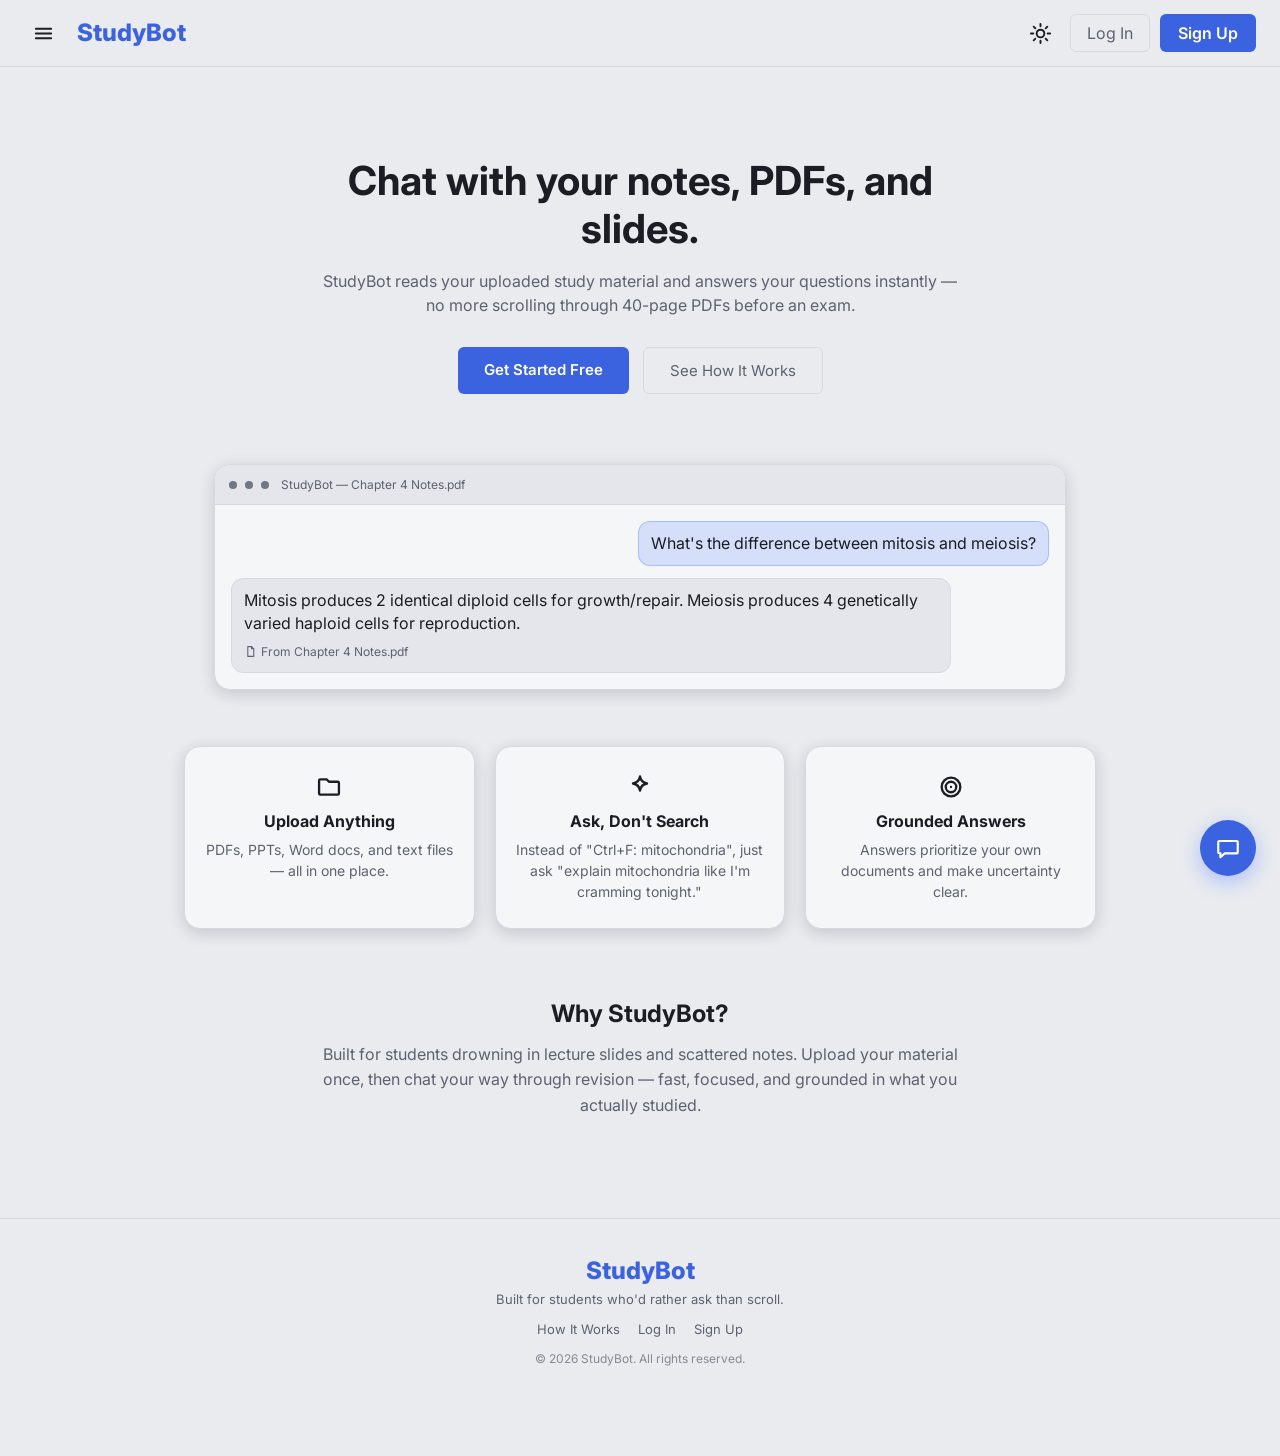
<file: studybot-frontend/index.html>
<!DOCTYPE html>
<html lang="en">
<head>
  <meta charset="UTF-8" />
  <meta http-equiv="refresh" content="0; url=landing.html" />
  <title>StudyBot</title>
</head>
<body>
  <script>window.location.replace("landing.html");</script>
</body>
</html>
</file>
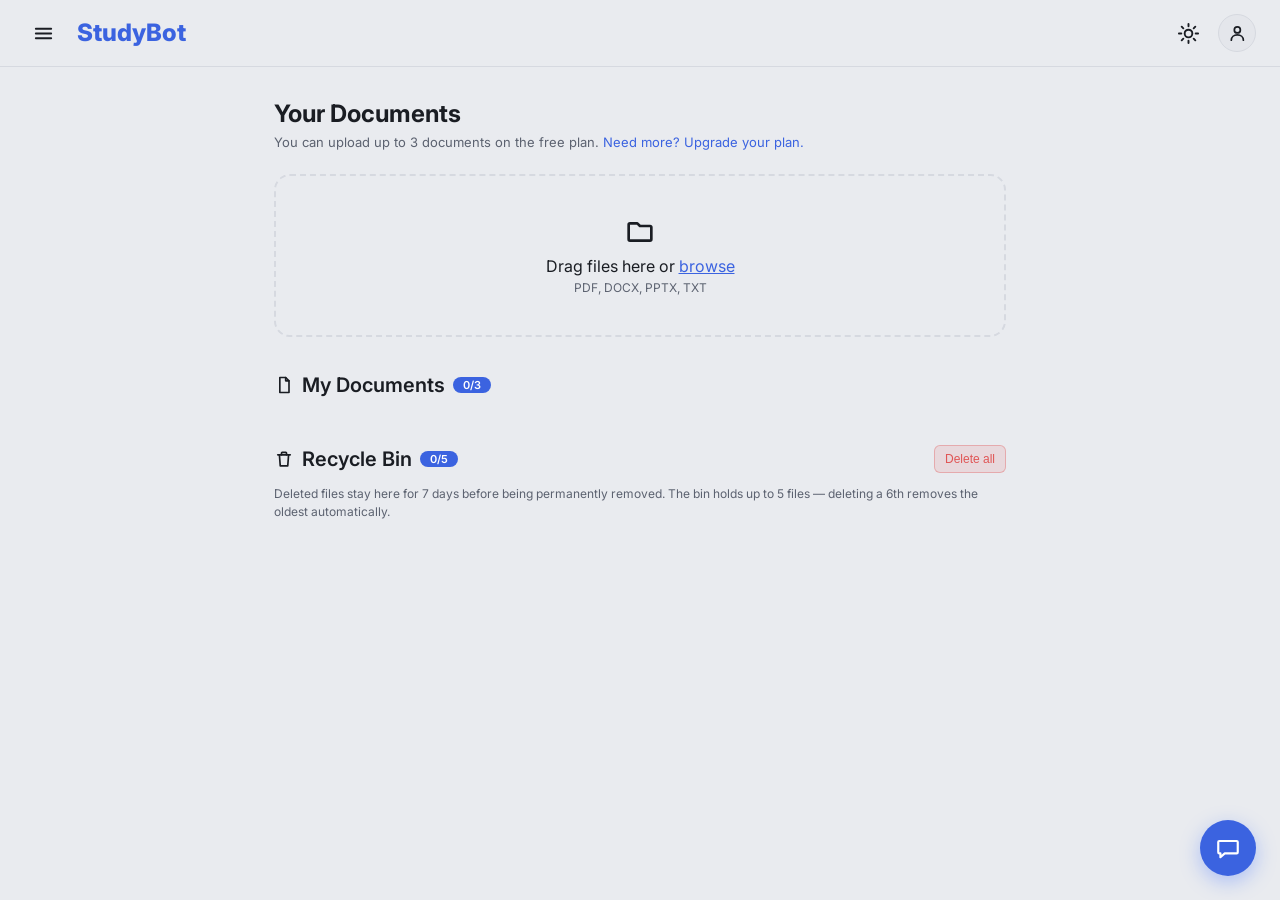
<file: studybot-frontend/documents.html>
<!DOCTYPE html>
<html lang="en">
<head>
  <meta charset="UTF-8" />
  <meta name="viewport" content="width=device-width, initial-scale=1.0" />
  <meta name="robots" content="noindex" />

  <script>
    (function () {
      const saved = localStorage.getItem("studybot-theme");
      const theme = saved || (window.matchMedia("(prefers-color-scheme: light)").matches ? "light" : "dark");
      document.documentElement.setAttribute("data-theme", theme);
    })();
  </script>

  <title>Documents — StudyBot</title>
  <link rel="preconnect" href="https://fonts.googleapis.com" />
  <link rel="preconnect" href="https://fonts.gstatic.com" crossorigin />
  <link href="https://fonts.googleapis.com/css2?family=Inter:wght@400;500;600;700&display=swap" rel="stylesheet" />
  <link rel="stylesheet" href="css/base.css" />
  <link rel="stylesheet" href="css/components.css" />
  <link rel="stylesheet" href="css/documents.css" />
</head>
<body>

  <!-- ============ SLIDING APP SIDEBAR ============ -->
  <div class="sidebar-overlay" id="sidebarOverlay"></div>
  <aside class="app-sidebar" id="appSidebar">
    <div class="app-sidebar-header">
      <a href="landing.html" class="logo logo-link" aria-label="Go to home page">StudyBot</a>
      <button class="icon-btn tooltip-bottom" id="closeSidebar" data-tooltip="Close sidebar" aria-label="Close sidebar"><svg xmlns="http://www.w3.org/2000/svg" viewBox="0 0 24 24" fill="none" stroke="currentColor" stroke-width="2" stroke-linecap="round" stroke-linejoin="round" aria-hidden="true" focusable="false"><line x1="6" y1="6" x2="18" y2="18"/><line x1="18" y1="6" x2="6" y2="18"/></svg></button>
    </div>
    <nav class="app-sidebar-nav">
      <a href="chat.html" class="sidebar-link"><svg xmlns="http://www.w3.org/2000/svg" viewBox="0 0 24 24" fill="none" stroke="currentColor" stroke-width="2" stroke-linecap="round" stroke-linejoin="round" aria-hidden="true" focusable="false"><path d="M4 5.5h16a1 1 0 0 1 1 1V16a1 1 0 0 1-1 1H9l-4 3.5V17H4a1 1 0 0 1-1-1V6.5a1 1 0 0 1 1-1z"/></svg> Chat</a>
      <a href="documents.html" class="sidebar-link active"><svg xmlns="http://www.w3.org/2000/svg" viewBox="0 0 24 24" fill="none" stroke="currentColor" stroke-width="2" stroke-linecap="round" stroke-linejoin="round" aria-hidden="true" focusable="false"><path d="M7 3h7l4 4v14H7z"/><path d="M14 3v4h4"/></svg> Documents</a>
      <a href="profile.html" class="sidebar-link"><svg xmlns="http://www.w3.org/2000/svg" viewBox="0 0 24 24" fill="none" stroke="currentColor" stroke-width="2" stroke-linecap="round" stroke-linejoin="round" aria-hidden="true" focusable="false"><circle cx="12" cy="8" r="3.5"/><path d="M5 20c0-3.6 3.1-6.2 7-6.2s7 2.6 7 6.2"/></svg> Profile</a>
      <a href="settings.html" class="sidebar-link"><svg xmlns="http://www.w3.org/2000/svg" viewBox="0 0 24 24" fill="none" stroke="currentColor" stroke-width="2" stroke-linecap="round" stroke-linejoin="round" aria-hidden="true" focusable="false"><line x1="4" y1="6" x2="20" y2="6"/><circle cx="9" cy="6" r="1.6" fill="currentColor" stroke="none"/><line x1="4" y1="12" x2="20" y2="12"/><circle cx="15" cy="12" r="1.6" fill="currentColor" stroke="none"/><line x1="4" y1="18" x2="20" y2="18"/><circle cx="11" cy="18" r="1.6" fill="currentColor" stroke="none"/></svg> Settings</a>
    </nav>
    <div class="app-sidebar-footer">
      <button class="sidebar-link logout-link" id="sidebarLogoutBtn"><svg xmlns="http://www.w3.org/2000/svg" viewBox="0 0 24 24" fill="none" stroke="currentColor" stroke-width="2" stroke-linecap="round" stroke-linejoin="round" aria-hidden="true" focusable="false"><path d="M9 4H6a1.5 1.5 0 0 0-1.5 1.5v13A1.5 1.5 0 0 0 6 20h3"/><path d="M14 16l4-4-4-4"/><line x1="18" y1="12" x2="9" y2="12"/></svg> Logout</button>
    </div>
  </aside>

  <!-- ============ TOP NAVBAR ============ -->
  <header class="topnav">
    <div class="topnav-left">
      <button class="icon-btn tooltip-bottom" id="openSidebar" data-tooltip="Open sidebar" aria-label="Open sidebar"><svg xmlns="http://www.w3.org/2000/svg" viewBox="0 0 24 24" fill="none" stroke="currentColor" stroke-width="2" stroke-linecap="round" stroke-linejoin="round" aria-hidden="true" focusable="false"><line x1="4" y1="7" x2="20" y2="7"/><line x1="4" y1="12" x2="20" y2="12"/><line x1="4" y1="17" x2="20" y2="17"/></svg></button>
      <a href="landing.html" class="logo logo-link" aria-label="Go to home page">StudyBot</a>
    </div>
    <div class="topnav-right">
      <button class="icon-btn tooltip-bottom" id="themeToggle" data-tooltip="Toggle theme" aria-label="Toggle light/dark theme" aria-pressed="false"><svg xmlns="http://www.w3.org/2000/svg" viewBox="0 0 24 24" fill="none" stroke="currentColor" stroke-width="2" stroke-linecap="round" stroke-linejoin="round" aria-hidden="true" focusable="false"><path d="M20 14.5A8.5 8.5 0 1 1 9.5 4a6.5 6.5 0 0 0 10.5 10.5z"/></svg></button>
      <div class="profile-menu-wrapper">
        <button class="profile-icon-btn tooltip-bottom" id="profileIconBtn" data-tooltip="Profile menu" aria-label="Open profile menu"><svg xmlns="http://www.w3.org/2000/svg" viewBox="0 0 24 24" fill="none" stroke="currentColor" stroke-width="2" stroke-linecap="round" stroke-linejoin="round" aria-hidden="true" focusable="false"><circle cx="12" cy="8" r="3.5"/><path d="M5 20c0-3.6 3.1-6.2 7-6.2s7 2.6 7 6.2"/></svg></button>
        <div class="profile-dropdown hidden" id="profileDropdown">
          <a href="profile.html">View Profile</a>
          <button id="logoutBtn">Logout</button>
        </div>
      </div>
    </div>
  </header>

  <main class="documents-page">

    <!-- ============ HEADER ============ -->
    <div class="documents-header">
      <h1>Your Documents</h1>
      <p id="uploadLimitText">You can upload up to 3 documents on the free plan. <a href="#" id="upgradeLink">Need more? Upgrade your plan.</a></p>
    </div>

    <div class="inline-feedback hidden" id="documentsFeedback" role="status"></div>

    <!-- ============ UPLOAD ZONE ============ -->
        <div class="upload-zone" id="uploadZone">
      <input type="file" id="fileInput" accept=".pdf,.docx,.pptx,.txt" hidden />
      <span class="upload-icon" aria-hidden="true"><svg xmlns="http://www.w3.org/2000/svg" viewBox="0 0 24 24" fill="none" stroke="currentColor" stroke-width="2" stroke-linecap="round" stroke-linejoin="round" aria-hidden="true" focusable="false"><path d="M3.5 6.5a1 1 0 0 1 1-1H10l2 2h7.5a1 1 0 0 1 1 1v9a1 1 0 0 1-1 1h-15a1 1 0 0 1-1-1z"/></svg></span>
      <div id="uploadZoneDefault">
        <p>Drag files here or <span class="link" id="browseLink">browse</span></p>
        <p class="hint">PDF, DOCX, PPTX, TXT</p>
      </div>
      <p class="upload-status hidden" id="uploadZoneStatus"><svg xmlns="http://www.w3.org/2000/svg" viewBox="0 0 24 24" fill="none" stroke="currentColor" stroke-width="2" stroke-linecap="round" stroke-linejoin="round" aria-hidden="true" focusable="false"><circle cx="12" cy="12" r="8.5"/><path d="M12 7.5V12l3.2 2"/></svg> Uploading &amp; processing your document...</p>
    </div>

    <!-- ============ MY DOCUMENTS SECTION ============ -->
    <section class="doc-section">
      <h2 class="doc-section-title">
        <svg xmlns="http://www.w3.org/2000/svg" viewBox="0 0 24 24" fill="none" stroke="currentColor" stroke-width="2" stroke-linecap="round" stroke-linejoin="round" aria-hidden="true" focusable="false"><path d="M7 3h7l4 4v14H7z"/><path d="M14 3v4h4"/></svg> My Documents
        <span class="section-badge" id="docCountBadge">0/3</span>
      </h2>
      <p class="empty-file-list hidden" id="emptyFileList">No documents uploaded yet — add one above to get started.</p>
      <ul class="file-list" id="fileList"></ul>
    </section>

    <!-- ============ RECYCLE BIN SECTION ============ -->
    <section class="doc-section">
      <h2 class="doc-section-title">
        <svg xmlns="http://www.w3.org/2000/svg" viewBox="0 0 24 24" fill="none" stroke="currentColor" stroke-width="2" stroke-linecap="round" stroke-linejoin="round" aria-hidden="true" focusable="false"><path d="M4.5 7h15"/><path d="M9 7V4.8a.8.8 0 0 1 .8-.8h4.4a.8.8 0 0 1 .8.8V7"/><path d="M6.5 7l1 13.2h9L17.5 7"/></svg> Recycle Bin
        <span class="section-badge" id="binCountBadge">0/5</span>
        <span class="bin-header-actions">
          <button type="button" class="btn-ghost btn-sm btn-delete-all" id="clearBinBtn">Delete all</button>
        </span>
      </h2>
      <p class="bin-note">Deleted files stay here for 7 days before being permanently removed. The bin holds up to 5 files — deleting a 6th removes the oldest automatically.</p>
      <p class="empty-file-list hidden" id="emptyBinList">Recycle bin is empty.</p>
      <ul class="file-list" id="binList"></ul>
    </section>

  </main>

  <!-- ============ UPLOAD LIMIT NOTICE MODAL ============ -->
  <div class="overflow-modal hidden" id="uploadOverflowModal" role="dialog" aria-modal="true" aria-labelledby="uploadOverflowTitle">
    <div class="overflow-modal-card">
      <h3 id="uploadOverflowTitle">Document limit reached</h3>
      <p class="overflow-modal-message" id="uploadOverflowMessage"></p>
      <p class="overflow-modal-upgrade">
        Need more storage? <a href="#" id="uploadOverflowUpgradeLink">Upgrade the plan.</a>
      </p>
      <div class="overflow-modal-actions">
        <button type="button" class="btn-primary" id="uploadOverflowAcknowledge">Got it</button>
      </div>
    </div>
  </div>

  <!-- ============ DELETE CONFIRMATION MODAL ============ -->
  <div class="overflow-modal hidden" id="deleteConfirmModal" role="dialog" aria-modal="true" aria-labelledby="deleteConfirmTitle">
    <div class="overflow-modal-card">
      <h3 id="deleteConfirmTitle">Delete document?</h3>
      <p class="overflow-modal-message" id="deleteConfirmMessage"></p>
      <p class="overflow-modal-warning hidden" id="deleteConfirmWarning"></p>
      <div class="overflow-modal-actions">
        <button type="button" class="btn-ghost" id="deleteConfirmCancel">Cancel</button>
        <button type="button" class="btn-primary" id="deleteConfirmSubmit">Delete document</button>
      </div>
    </div>
  </div>

  <!-- ============ FLOATING CHAT BUTTON ============ -->
  <a href="chat.html" class="fab-chat-btn" aria-label="Go to chat"><svg xmlns="http://www.w3.org/2000/svg" viewBox="0 0 24 24" fill="none" stroke="currentColor" stroke-width="2" stroke-linecap="round" stroke-linejoin="round" aria-hidden="true" focusable="false"><path d="M4 5.5h16a1 1 0 0 1 1 1V16a1 1 0 0 1-1 1H9l-4 3.5V17H4a1 1 0 0 1-1-1V6.5a1 1 0 0 1 1-1z"/></svg></a>

  <script src="js/config.js"></script>
  <script src="js/icons.js"></script>
  <script src="js/theme.js"></script>
  <script src="js/api.js"></script>
  <script src="js/modal-focus.js"></script>
  <script src="js/documents.js"></script>
</body>
</html>
</file>
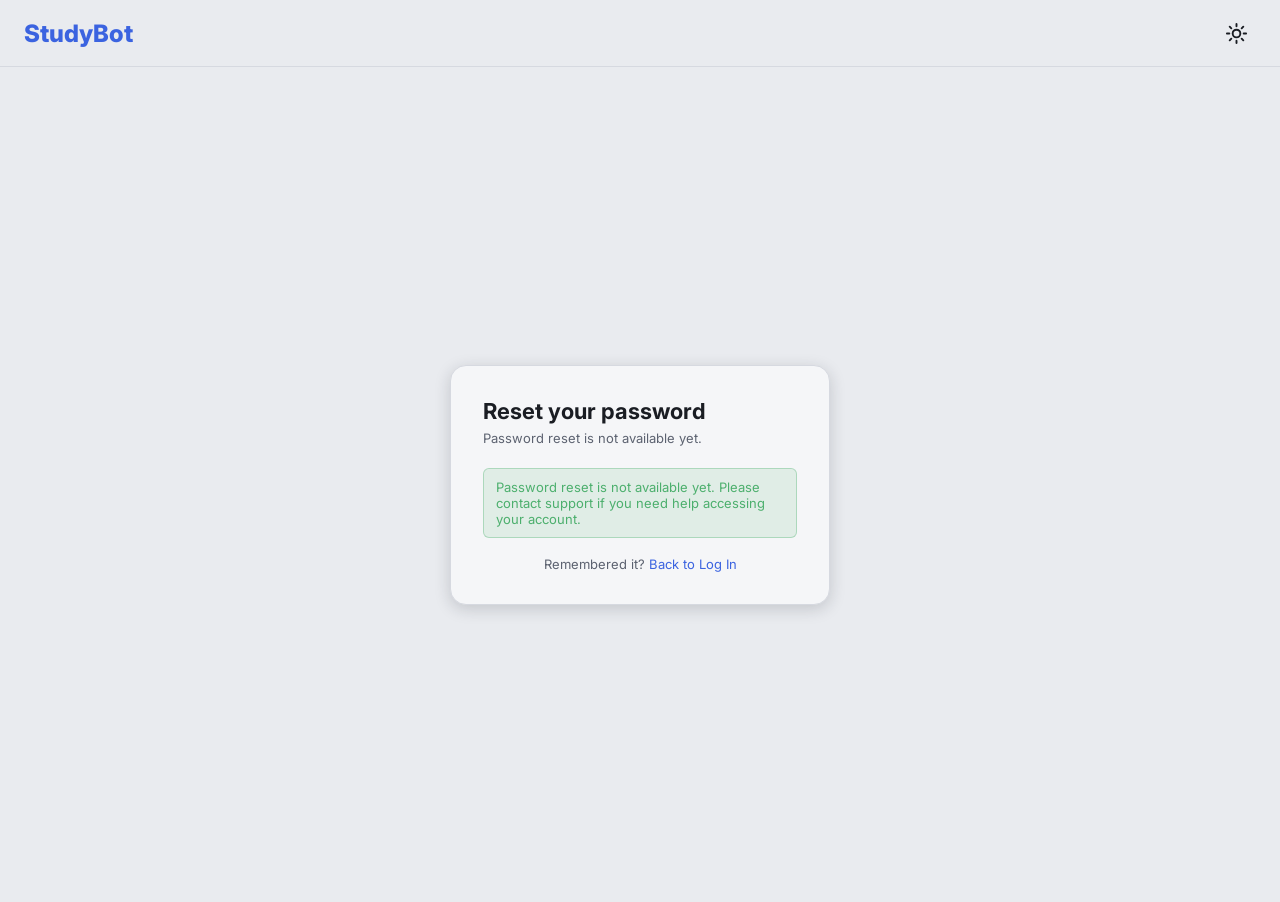
<file: studybot-frontend/forgot-password.html>
<!DOCTYPE html>
<html lang="en">
<head>
  <meta charset="UTF-8" />
  <meta name="viewport" content="width=device-width, initial-scale=1.0" />
  <meta name="robots" content="noindex" />

  <script>
    (function () {
      const saved = localStorage.getItem("studybot-theme");
      const theme = saved || (window.matchMedia("(prefers-color-scheme: light)").matches ? "light" : "dark");
      document.documentElement.setAttribute("data-theme", theme);
    })();
  </script>

  <title>Reset Password — StudyBot</title>
  <link rel="preconnect" href="https://fonts.googleapis.com" />
  <link rel="preconnect" href="https://fonts.gstatic.com" crossorigin />
  <link href="https://fonts.googleapis.com/css2?family=Inter:wght@400;500;600;700&display=swap" rel="stylesheet" />
  <link rel="stylesheet" href="css/base.css" />
  <link rel="stylesheet" href="css/components.css" />
  <link rel="stylesheet" href="css/auth.css" />
</head>
<body>

  <header class="topnav">
    <div class="topnav-left">
      <a href="landing.html" class="logo">StudyBot</a>
    </div>
    <div class="topnav-right">
      <button class="icon-btn tooltip-bottom" id="themeToggle" data-tooltip="Toggle theme" aria-label="Toggle light/dark theme" aria-pressed="false"><svg xmlns="http://www.w3.org/2000/svg" viewBox="0 0 24 24" fill="none" stroke="currentColor" stroke-width="2" stroke-linecap="round" stroke-linejoin="round" aria-hidden="true" focusable="false"><path d="M20 14.5A8.5 8.5 0 1 1 9.5 4a6.5 6.5 0 0 0 10.5 10.5z"/></svg></button>
    </div>
  </header>

  <div class="auth-wrapper">
    <div class="auth-card">
      <h1>Reset your password</h1>
      
      
      
      
      <p class="auth-subtitle">Password reset is not available yet.</p>

      <div class="form-success" role="status">
        Password reset is not available yet. Please contact support if you need help accessing your account.
      </div>

      <!-- It is here intentionally to use later.....
      <p class="auth-subtitle">Enter your email and we'll send you a reset link.</p>

      <div class="form-error hidden" id="resetError" role="alert"></div>
      <div class="form-success hidden" id="resetSuccess" role="status">
        Check your inbox — a reset link is on its way (mock, no email sent yet).
      </div>

      <form id="resetForm" novalidate>
        <div class="field-group">
          <label for="resetEmail">Email</label>
          <input
            type="email"
            id="resetEmail"
            name="email"
            placeholder="you@example.com"
            required
            aria-describedby="resetEmailError"
          />
          <span class="field-error" id="resetEmailError"></span>
        </div>

        <button type="submit" class="btn-primary full-width" id="resetSubmitBtn">Send Reset Link</button>
      </form> -->


      <p class="auth-switch">
        Remembered it? <a href="login.html">Back to Log In</a>
      </p>
    </div>
  </div>

  <script src="js/config.js"></script>
  <script src="js/icons.js"></script>
  <script src="js/theme.js"></script>
  <script src="js/api.js"></script>
  <script src="js/auth.js"></script>
</body>
</html>
</file>
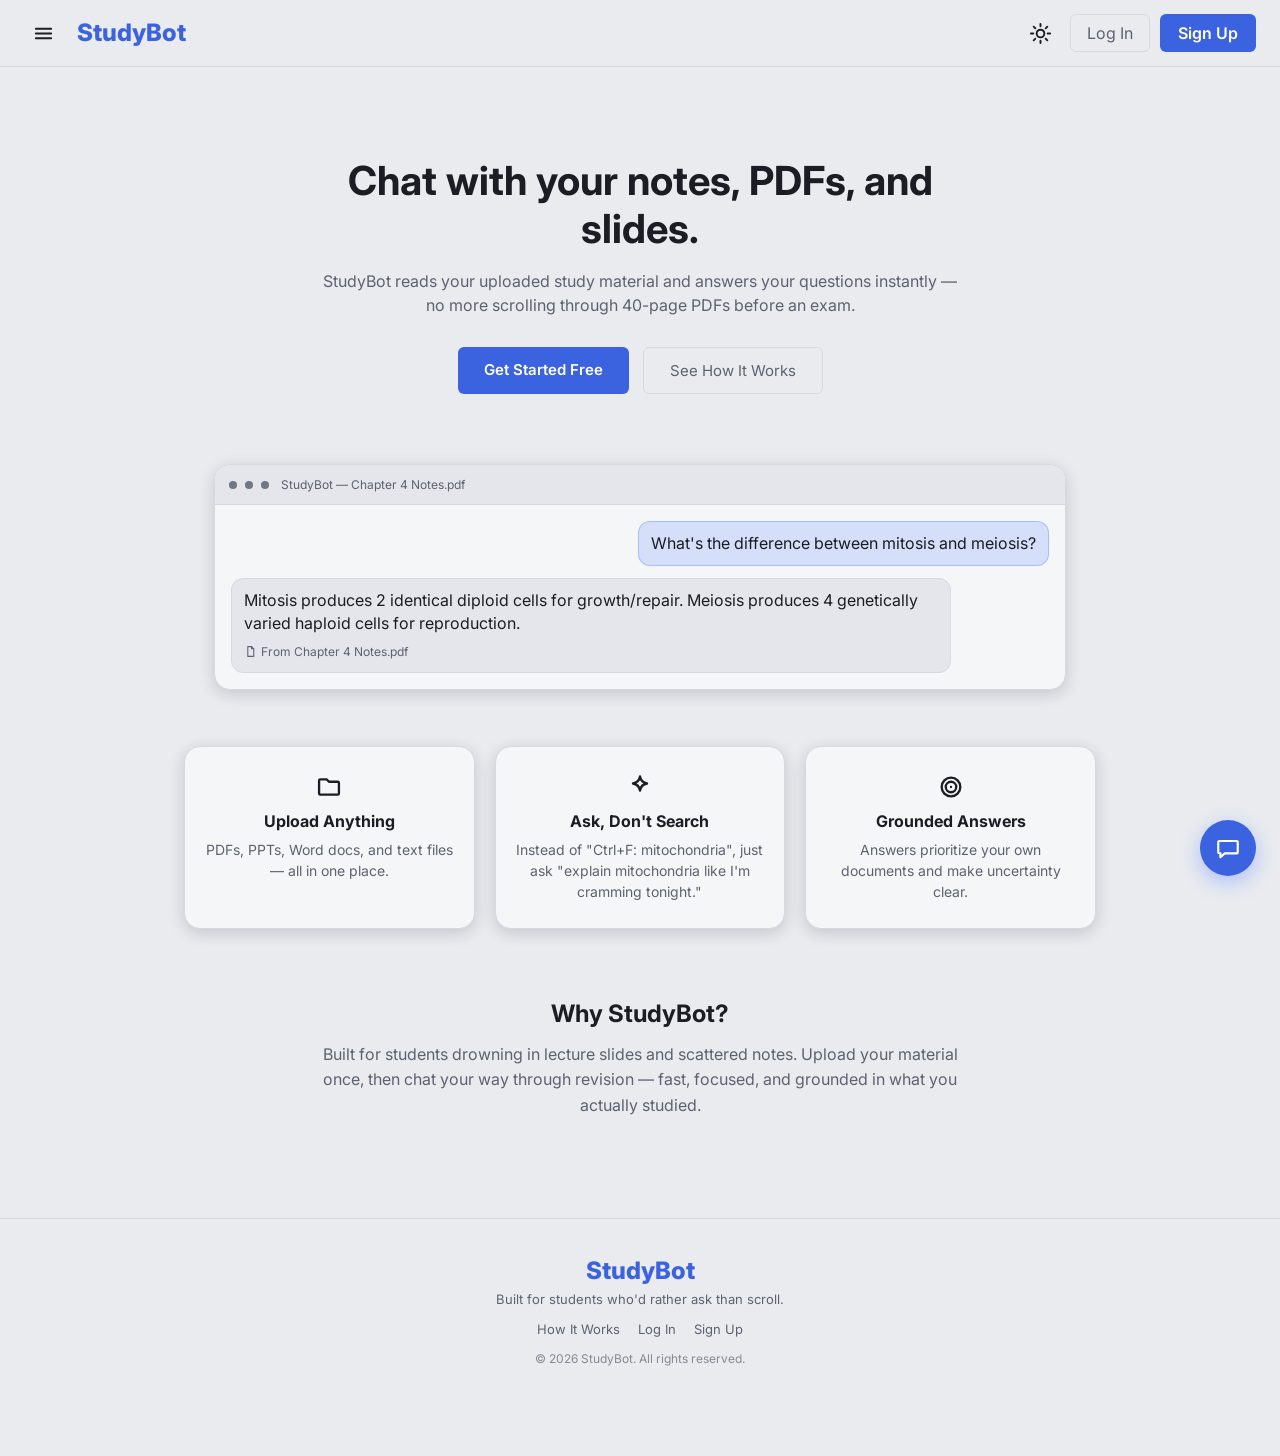
<file: studybot-frontend/landing.html>
<!DOCTYPE html>
<html lang="en">
<head>
  <meta charset="UTF-8" />
  <meta name="viewport" content="width=device-width, initial-scale=1.0" />

  <!-- Set theme BEFORE stylesheets load, to avoid a flash of the wrong theme -->
  <script>
    (function () {
      const saved = localStorage.getItem("studybot-theme");
      const theme = saved || (window.matchMedia("(prefers-color-scheme: light)").matches ? "light" : "dark");
      document.documentElement.setAttribute("data-theme", theme);
    })();
  </script>

  <title>StudyBot — Chat with Your Files</title>
  <meta name="description" content="StudyBot reads your uploaded notes, PDFs, and slides, then answers your questions instantly. No more scrolling through 40-page PDFs before an exam." />

  <!-- Open Graph (link preview when shared) -->
  <meta property="og:title" content="StudyBot — Chat with Your Files" />
  <meta property="og:description" content="Upload your study material once, then chat your way through revision — fast, focused, and grounded in what you actually studied." />
  <meta property="og:type" content="website" />

  <link rel="preconnect" href="https://fonts.googleapis.com" />
  <link rel="preconnect" href="https://fonts.gstatic.com" crossorigin />
  <link href="https://fonts.googleapis.com/css2?family=Inter:wght@400;500;600;700&display=swap" rel="stylesheet" />
  <link rel="stylesheet" href="css/base.css" />
  <link rel="stylesheet" href="css/components.css" />
  <link rel="stylesheet" href="css/landing.css" />
</head>
<body>

  <!-- ============ SLIDING APP SIDEBAR ============ -->
  <div class="sidebar-overlay" id="sidebarOverlay"></div>
  <aside class="app-sidebar" id="appSidebar">
    <div class="app-sidebar-header">
      <a href="landing.html" class="logo logo-link" aria-label="Go to home page">StudyBot</a>
      <button class="icon-btn tooltip-bottom" id="closeSidebar" data-tooltip="Close sidebar" aria-label="Close sidebar"><svg xmlns="http://www.w3.org/2000/svg" viewBox="0 0 24 24" fill="none" stroke="currentColor" stroke-width="2" stroke-linecap="round" stroke-linejoin="round" aria-hidden="true" focusable="false"><line x1="6" y1="6" x2="18" y2="18"/><line x1="18" y1="6" x2="6" y2="18"/></svg></button>
    </div>
    <nav class="app-sidebar-nav">
      <a href="chat.html" class="sidebar-link"><svg xmlns="http://www.w3.org/2000/svg" viewBox="0 0 24 24" fill="none" stroke="currentColor" stroke-width="2" stroke-linecap="round" stroke-linejoin="round" aria-hidden="true" focusable="false"><path d="M4 5.5h16a1 1 0 0 1 1 1V16a1 1 0 0 1-1 1H9l-4 3.5V17H4a1 1 0 0 1-1-1V6.5a1 1 0 0 1 1-1z"/></svg> Chat</a>
      <a href="documents.html" class="sidebar-link"><svg xmlns="http://www.w3.org/2000/svg" viewBox="0 0 24 24" fill="none" stroke="currentColor" stroke-width="2" stroke-linecap="round" stroke-linejoin="round" aria-hidden="true" focusable="false"><path d="M7 3h7l4 4v14H7z"/><path d="M14 3v4h4"/></svg> Documents</a>
      <a href="profile.html" class="sidebar-link"><svg xmlns="http://www.w3.org/2000/svg" viewBox="0 0 24 24" fill="none" stroke="currentColor" stroke-width="2" stroke-linecap="round" stroke-linejoin="round" aria-hidden="true" focusable="false"><circle cx="12" cy="8" r="3.5"/><path d="M5 20c0-3.6 3.1-6.2 7-6.2s7 2.6 7 6.2"/></svg> Profile</a>
      <a href="settings.html" class="sidebar-link"><svg xmlns="http://www.w3.org/2000/svg" viewBox="0 0 24 24" fill="none" stroke="currentColor" stroke-width="2" stroke-linecap="round" stroke-linejoin="round" aria-hidden="true" focusable="false"><line x1="4" y1="6" x2="20" y2="6"/><circle cx="9" cy="6" r="1.6" fill="currentColor" stroke="none"/><line x1="4" y1="12" x2="20" y2="12"/><circle cx="15" cy="12" r="1.6" fill="currentColor" stroke="none"/><line x1="4" y1="18" x2="20" y2="18"/><circle cx="11" cy="18" r="1.6" fill="currentColor" stroke="none"/></svg> Settings</a>
    </nav>
    <div class="app-sidebar-footer">
      <button class="sidebar-link logout-link" id="sidebarLogoutBtn"><svg xmlns="http://www.w3.org/2000/svg" viewBox="0 0 24 24" fill="none" stroke="currentColor" stroke-width="2" stroke-linecap="round" stroke-linejoin="round" aria-hidden="true" focusable="false"><path d="M9 4H6a1.5 1.5 0 0 0-1.5 1.5v13A1.5 1.5 0 0 0 6 20h3"/><path d="M14 16l4-4-4-4"/><line x1="18" y1="12" x2="9" y2="12"/></svg> Logout</button>
    </div>
  </aside>

  <!-- ============ TOP NAVBAR ============ -->
  <header class="topnav">
    <div class="topnav-left">
      <button class="icon-btn tooltip-bottom" id="openSidebar" data-tooltip="Open sidebar" aria-label="Open sidebar"><svg xmlns="http://www.w3.org/2000/svg" viewBox="0 0 24 24" fill="none" stroke="currentColor" stroke-width="2" stroke-linecap="round" stroke-linejoin="round" aria-hidden="true" focusable="false"><line x1="4" y1="7" x2="20" y2="7"/><line x1="4" y1="12" x2="20" y2="12"/><line x1="4" y1="17" x2="20" y2="17"/></svg></button>
      <a href="landing.html" class="logo logo-link" aria-label="Go to home page">StudyBot</a>
    </div>

    <!-- Logged OUT state -->
    <div class="topnav-right" id="navLoggedOut">
      <button class="icon-btn tooltip-bottom" id="themeToggle" data-tooltip="Toggle theme" aria-label="Toggle light/dark theme"><svg xmlns="http://www.w3.org/2000/svg" viewBox="0 0 24 24" fill="none" stroke="currentColor" stroke-width="2" stroke-linecap="round" stroke-linejoin="round" aria-hidden="true" focusable="false"><path d="M20 14.5A8.5 8.5 0 1 1 9.5 4a6.5 6.5 0 0 0 10.5 10.5z"/></svg></button>
      <a href="login.html" class="btn-ghost">Log In</a>
      <a href="signup.html" class="btn-primary">Sign Up</a>
    </div>

    <!-- Logged IN state (hidden by default) -->
    <div class="topnav-right hidden" id="navLoggedIn">
      <button class="icon-btn tooltip-bottom" id="themeToggleLoggedIn" data-tooltip="Toggle theme" aria-label="Toggle light/dark theme"><svg xmlns="http://www.w3.org/2000/svg" viewBox="0 0 24 24" fill="none" stroke="currentColor" stroke-width="2" stroke-linecap="round" stroke-linejoin="round" aria-hidden="true" focusable="false"><path d="M20 14.5A8.5 8.5 0 1 1 9.5 4a6.5 6.5 0 0 0 10.5 10.5z"/></svg></button>
      <div class="profile-menu-wrapper">
        <button class="profile-icon-btn tooltip-bottom" id="profileIconBtn" data-tooltip="Profile menu" aria-label="Open profile menu"><svg xmlns="http://www.w3.org/2000/svg" viewBox="0 0 24 24" fill="none" stroke="currentColor" stroke-width="2" stroke-linecap="round" stroke-linejoin="round" aria-hidden="true" focusable="false"><circle cx="12" cy="8" r="3.5"/><path d="M5 20c0-3.6 3.1-6.2 7-6.2s7 2.6 7 6.2"/></svg></button>
        <div class="profile-dropdown hidden" id="profileDropdown">
          <a href="profile.html">View Profile</a>
          <button id="logoutBtn">Logout</button>
        </div>
      </div>
    </div>
  </header>

  <!-- ============ HERO SECTION ============ -->
  <main>
    <section class="hero">
      <h1>Chat with your notes, PDFs, and slides.</h1>
      <p class="hero-subtitle">
        StudyBot reads your uploaded study material and answers your questions instantly —
        no more scrolling through 40-page PDFs before an exam.
      </p>
      <div class="hero-actions">
        <a href="signup.html" class="btn-primary btn-lg" id="heroCtaBtn">Get Started Free</a>
        <a href="#how-it-works" class="btn-ghost btn-lg">See How It Works</a>
      </div>
    </section>

    <!-- ============ HERO DEMO (visual proof it works) ============ -->
    <section class="hero-demo-wrapper" aria-label="Example StudyBot conversation">
      <div class="hero-demo">
        <div class="hero-demo-header">
          <span class="hero-demo-dot" aria-hidden="true"></span>
          <span class="hero-demo-dot" aria-hidden="true"></span>
          <span class="hero-demo-dot" aria-hidden="true"></span>
          <span class="hero-demo-title">StudyBot — Chapter 4 Notes.pdf</span>
        </div>
        <div class="hero-demo-body">
          <div class="demo-message user">
            <p>What's the difference between mitosis and meiosis?</p>
          </div>
          <div class="demo-message bot">
            <p>Mitosis produces 2 identical diploid cells for growth/repair. Meiosis produces 4 genetically varied haploid cells for reproduction.</p>
            <span class="source-tag"><svg xmlns="http://www.w3.org/2000/svg" viewBox="0 0 24 24" fill="none" stroke="currentColor" stroke-width="2" stroke-linecap="round" stroke-linejoin="round" aria-hidden="true" focusable="false"><path d="M7 3h7l4 4v14H7z"/><path d="M14 3v4h4"/></svg> From Chapter 4 Notes.pdf</span>
          </div>
        </div>
      </div>
    </section>

    <!-- ============ FEATURES ============ -->
    <section class="features" id="how-it-works">
      <div class="feature-card">
        <span class="feature-icon" aria-hidden="true"><svg xmlns="http://www.w3.org/2000/svg" viewBox="0 0 24 24" fill="none" stroke="currentColor" stroke-width="2" stroke-linecap="round" stroke-linejoin="round" aria-hidden="true" focusable="false"><path d="M3.5 6.5a1 1 0 0 1 1-1H10l2 2h7.5a1 1 0 0 1 1 1v9a1 1 0 0 1-1 1h-15a1 1 0 0 1-1-1z"/></svg></span>
        <h3>Upload Anything</h3>
        <p>PDFs, PPTs, Word docs, and text files — all in one place.</p>
      </div>
      <div class="feature-card">
        <span class="feature-icon" aria-hidden="true"><svg xmlns="http://www.w3.org/2000/svg" viewBox="0 0 24 24" fill="none" stroke="currentColor" stroke-width="2" stroke-linecap="round" stroke-linejoin="round" aria-hidden="true" focusable="false"><path d="M12 3c.6 3.3 2.7 5.4 6 6-3.3.6-5.4 2.7-6 6-.6-3.3-2.7-5.4-6-6 3.3-.6 5.4-2.7 6-6z"/></svg></span>
        <h3>Ask, Don't Search</h3>
        <p>Instead of "Ctrl+F: mitochondria", just ask "explain mitochondria like I'm cramming tonight."</p>
      </div>
      <div class="feature-card">
        <span class="feature-icon" aria-hidden="true"><svg xmlns="http://www.w3.org/2000/svg" viewBox="0 0 24 24" fill="none" stroke="currentColor" stroke-width="2" stroke-linecap="round" stroke-linejoin="round" aria-hidden="true" focusable="false"><circle cx="12" cy="12" r="8"/><circle cx="12" cy="12" r="4.5"/><circle cx="12" cy="12" r="1" fill="currentColor" stroke="none"/></svg></span>
        <h3>Grounded Answers</h3>
        <p>Answers prioritize your own documents and make uncertainty clear.</p>
      </div>
    </section>

    <!-- ============ ABOUT PROJECT ============ -->
    <section class="about">
      <h2>Why StudyBot?</h2>
      <p>
        Built for students drowning in lecture slides and scattered notes. Upload your
        material once, then chat your way through revision — fast, focused, and grounded
        in what you actually studied.
      </p>
    </section>
  </main>

  <!-- ============ FLOATING CHAT BUTTON (bottom-right) ============ -->
  <a href="chat.html" class="fab-chat-btn" aria-label="Go to chat"><svg xmlns="http://www.w3.org/2000/svg" viewBox="0 0 24 24" fill="none" stroke="currentColor" stroke-width="2" stroke-linecap="round" stroke-linejoin="round" aria-hidden="true" focusable="false"><path d="M4 5.5h16a1 1 0 0 1 1 1V16a1 1 0 0 1-1 1H9l-4 3.5V17H4a1 1 0 0 1-1-1V6.5a1 1 0 0 1 1-1z"/></svg></a>

  <!-- ============ FOOTER ============ -->
  <footer class="site-footer">
    <a href="landing.html" class="logo logo-link" aria-label="Go to home page">StudyBot</a>
    <p>Built for students who'd rather ask than scroll.</p>
    <div class="footer-links">
      <a href="#how-it-works">How It Works</a>
      <a href="login.html">Log In</a>
      <a href="signup.html">Sign Up</a>
    </div>
    <p class="footer-copy">&copy; 2026 StudyBot. All rights reserved.</p>
  </footer>

  <script src="js/config.js"></script>
  <script src="js/icons.js"></script>
  <script src="js/theme.js"></script>
  <script src="js/api.js"></script>
  <script src="js/landing.js"></script>
</body>
</html>
</file>
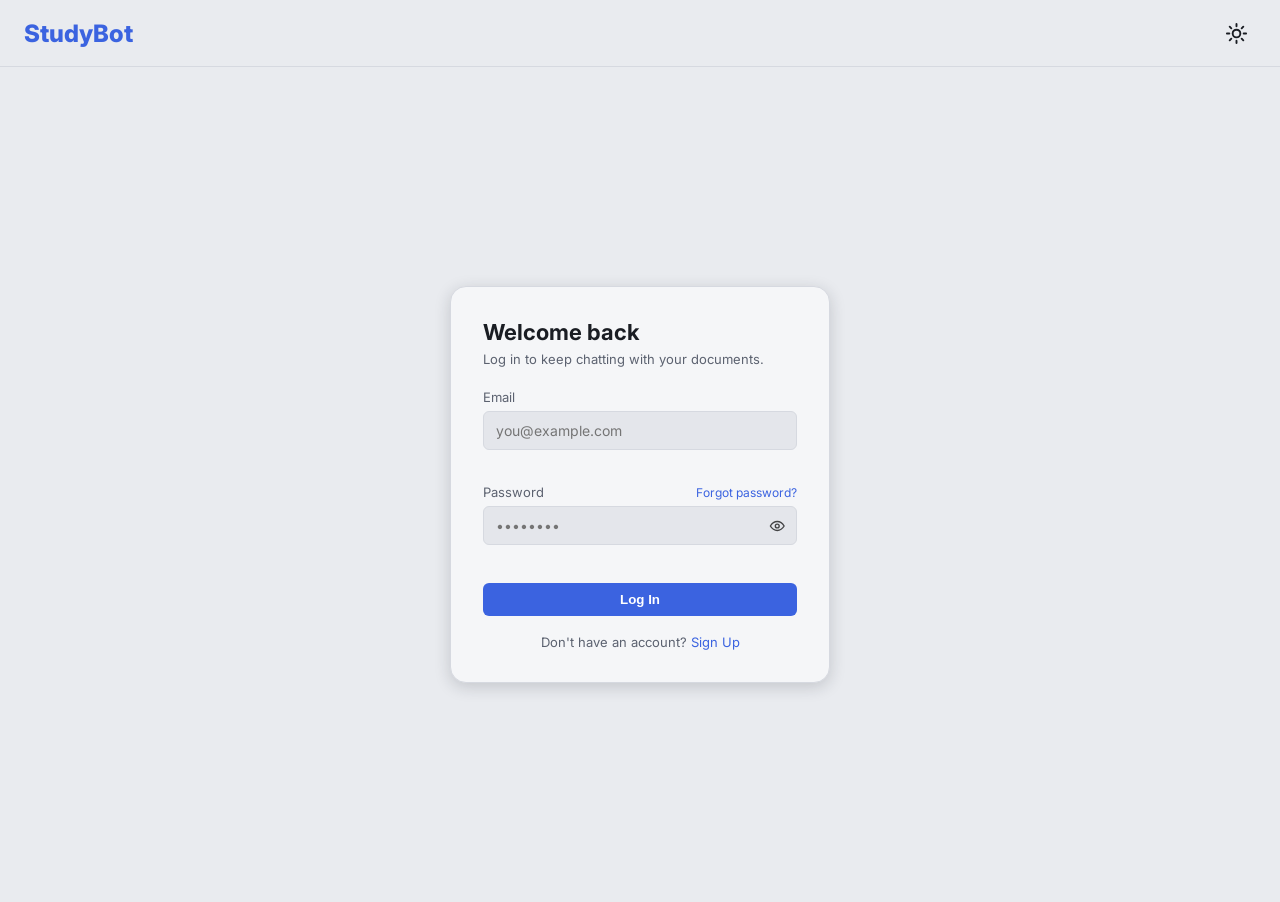
<file: studybot-frontend/login.html>
<!DOCTYPE html>
<html lang="en">
<head>
  <meta charset="UTF-8" />
  <meta name="viewport" content="width=device-width, initial-scale=1.0" />
  <meta name="robots" content="noindex" />

  <!-- Set theme BEFORE stylesheets load, to avoid a flash of the wrong theme -->
  <script>
    (function () {
      const saved = localStorage.getItem("studybot-theme");
      const theme = saved || (window.matchMedia("(prefers-color-scheme: light)").matches ? "light" : "dark");
      document.documentElement.setAttribute("data-theme", theme);
    })();
  </script>

  <title>Log In — StudyBot</title>
  <link rel="preconnect" href="https://fonts.googleapis.com" />
  <link rel="preconnect" href="https://fonts.gstatic.com" crossorigin />
  <link href="https://fonts.googleapis.com/css2?family=Inter:wght@400;500;600;700&display=swap" rel="stylesheet" />
  <link rel="stylesheet" href="css/base.css" />
  <link rel="stylesheet" href="css/components.css" />
  <link rel="stylesheet" href="css/auth.css" />
</head>
<body>

  <header class="topnav">
    <div class="topnav-left">
      <a href="landing.html" class="logo">StudyBot</a>
    </div>
    <div class="topnav-right">
      <button class="icon-btn tooltip-bottom" id="themeToggle" data-tooltip="Toggle theme" aria-label="Toggle light/dark theme" aria-pressed="false"><svg xmlns="http://www.w3.org/2000/svg" viewBox="0 0 24 24" fill="none" stroke="currentColor" stroke-width="2" stroke-linecap="round" stroke-linejoin="round" aria-hidden="true" focusable="false"><path d="M20 14.5A8.5 8.5 0 1 1 9.5 4a6.5 6.5 0 0 0 10.5 10.5z"/></svg></button>
    </div>
  </header>

  <div class="auth-wrapper">
    <div class="auth-card">
      <h1>Welcome back</h1>
      <p class="auth-subtitle">Log in to keep chatting with your documents.</p>

      <div class="form-error hidden" id="loginError" role="alert"></div>

      <form id="loginForm" novalidate>
        <div class="field-group">
          <label for="loginEmail">Email</label>
          <input
            type="email"
            id="loginEmail"
            name="email"
            placeholder="you@example.com"
            required
            aria-describedby="loginEmailError"
          />
          <span class="field-error" id="loginEmailError"></span>
        </div>

        <div class="field-group">
          <div class="label-row">
            <label for="loginPassword">Password</label>
            <a href="forgot-password.html" class="forgot-link">Forgot password?</a>
          </div>
          <div class="password-field">
            <input
              type="password"
              id="loginPassword"
              name="password"
              placeholder="••••••••"
              required
              aria-describedby="loginPasswordError"
            />
            <button type="button" class="password-toggle" id="toggleLoginPassword" aria-label="Show password"><svg xmlns="http://www.w3.org/2000/svg" viewBox="0 0 24 24" fill="none" stroke="currentColor" stroke-width="2" stroke-linecap="round" stroke-linejoin="round" aria-hidden="true" focusable="false"><path d="M2 12s3.8-6.5 10-6.5S22 12 22 12s-3.8 6.5-10 6.5S2 12 2 12z"/><circle cx="12" cy="12" r="2.8"/></svg></button>
          </div>
          <span class="field-error" id="loginPasswordError"></span>
        </div>

        <button type="submit" class="btn-primary full-width" id="loginSubmitBtn">Log In</button>
      </form>

      <p class="auth-switch">
        Don't have an account? <a href="signup.html">Sign Up</a>
      </p>
    </div>
  </div>

  <script src="js/config.js"></script>
  <script src="js/icons.js"></script>
  <script src="js/theme.js"></script>
  <script src="js/api.js"></script>
  <script src="js/auth.js"></script>
</body>
</html>
</file>
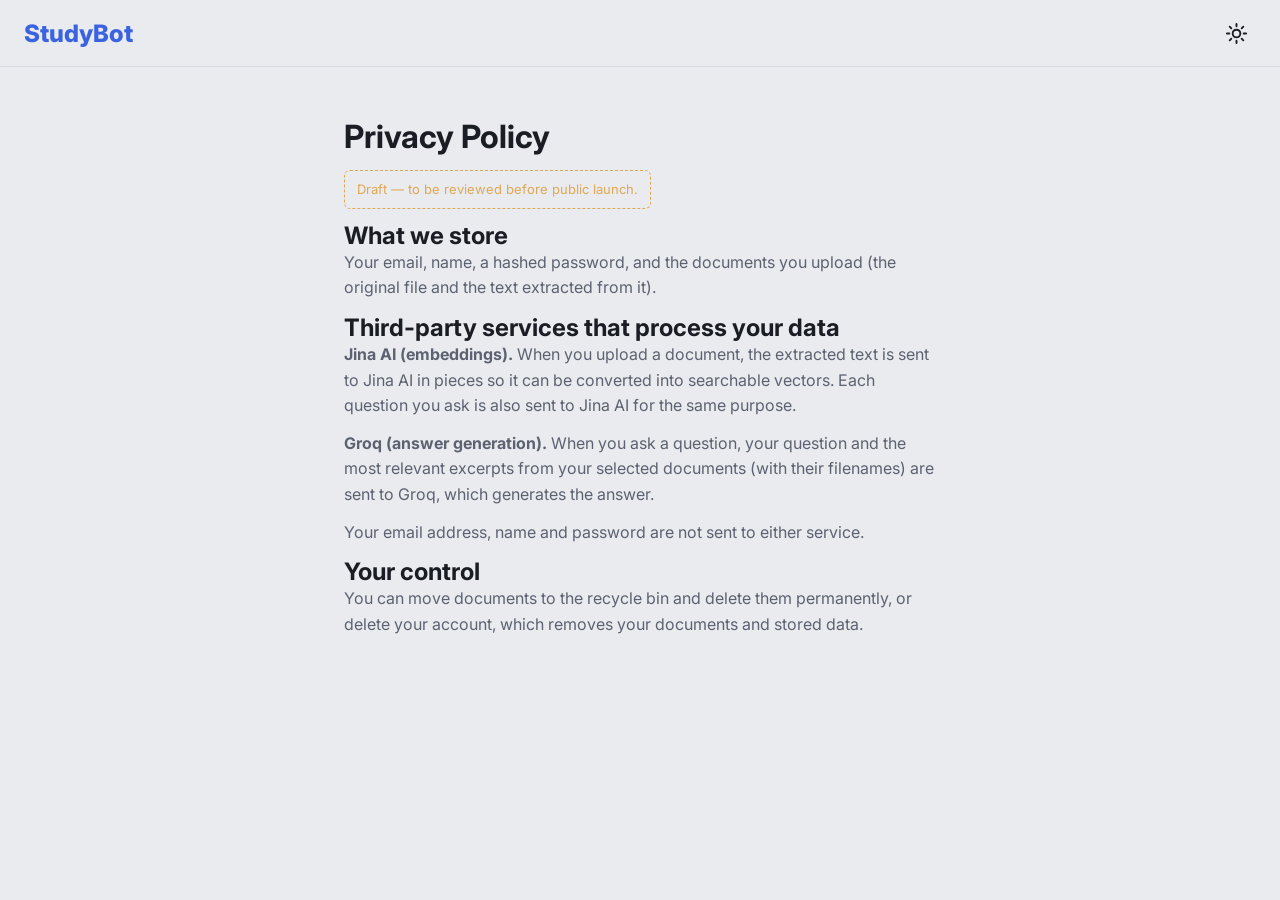
<file: studybot-frontend/privacy.html>
<!DOCTYPE html>
<html lang="en">
<head>
  <meta charset="UTF-8" />
  <meta name="viewport" content="width=device-width, initial-scale=1.0" />
  <meta name="robots" content="noindex" />
  <script>
    (function () {
      const saved = localStorage.getItem("studybot-theme");
      const theme = saved || (window.matchMedia("(prefers-color-scheme: light)").matches ? "light" : "dark");
      document.documentElement.setAttribute("data-theme", theme);
    })();
  </script>
  <title>Privacy Policy — StudyBot</title>
  <link rel="preconnect" href="https://fonts.googleapis.com" />
  <link rel="preconnect" href="https://fonts.gstatic.com" crossorigin />
  <link href="https://fonts.googleapis.com/css2?family=Inter:wght@400;500;600;700&display=swap" rel="stylesheet" />
  <link rel="stylesheet" href="css/base.css" />
  <link rel="stylesheet" href="css/components.css" />
  <link rel="stylesheet" href="css/legal.css" />
</head>
<body>
  <header class="topnav">
    <div class="topnav-left">
      <a href="landing.html" class="logo">StudyBot</a>
    </div>
    <div class="topnav-right">
      <button class="icon-btn tooltip-bottom" id="themeToggle" data-tooltip="Toggle theme" aria-label="Toggle light/dark theme" aria-pressed="false"><svg xmlns="http://www.w3.org/2000/svg" viewBox="0 0 24 24" fill="none" stroke="currentColor" stroke-width="2" stroke-linecap="round" stroke-linejoin="round" aria-hidden="true" focusable="false"><path d="M20 14.5A8.5 8.5 0 1 1 9.5 4a6.5 6.5 0 0 0 10.5 10.5z"/></svg></button>
    </div>
  </header>

  <main class="legal-page">
    <h1>Privacy Policy</h1>
    <p class="legal-placeholder-note">Draft — to be reviewed before public launch.</p>

    <h2>What we store</h2>
    <p>Your email, name, a hashed password, and the documents you upload (the original file and the text extracted from it).</p>

    <h2>Third-party services that process your data</h2>
    <p><strong>Jina AI (embeddings).</strong> When you upload a document, the extracted text is sent to Jina AI in pieces so it can be converted into searchable vectors. Each question you ask is also sent to Jina AI for the same purpose.</p>
    <p><strong>Groq (answer generation).</strong> When you ask a question, your question and the most relevant excerpts from your selected documents (with their filenames) are sent to Groq, which generates the answer.</p>
    <p>Your email address, name and password are not sent to either service.</p>

    <h2>Your control</h2>
    <p>You can move documents to the recycle bin and delete them permanently, or delete your account, which removes your documents and stored data.</p>
  </main>

  <script src="js/config.js"></script>
  <script src="js/icons.js"></script>
  <script src="js/theme.js"></script>
</body>
</html>
</file>
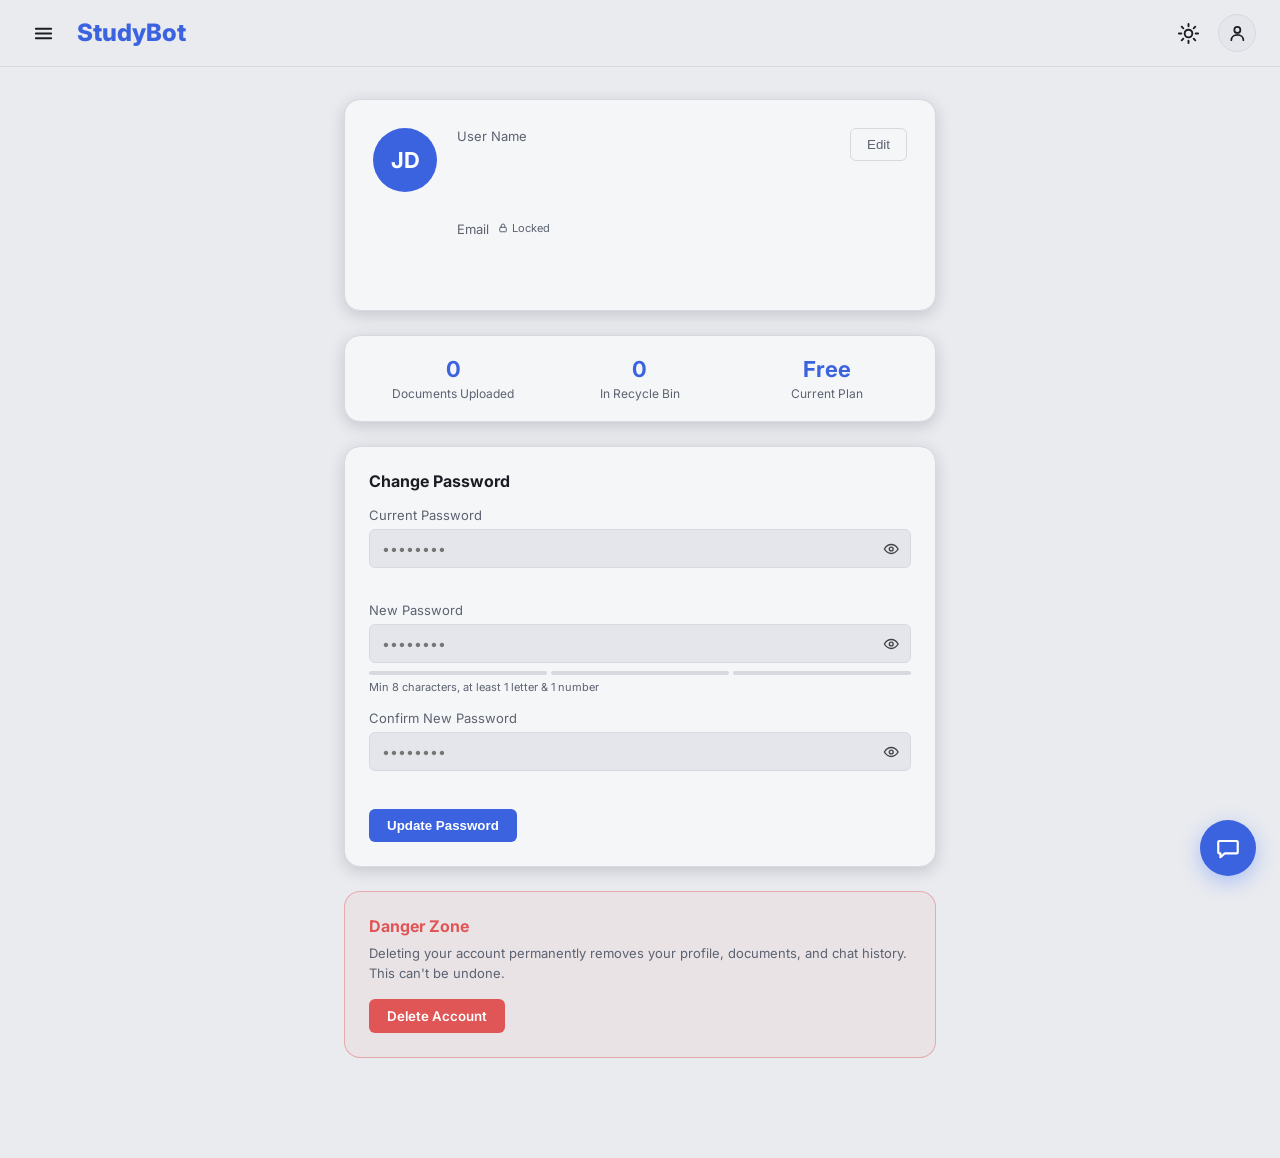
<file: studybot-frontend/profile.html>
<!DOCTYPE html>
<html lang="en">
<head>
  <meta charset="UTF-8" />
  <meta name="viewport" content="width=device-width, initial-scale=1.0" />
  <meta name="robots" content="noindex" />

  <script>
    (function () {
      const saved = localStorage.getItem("studybot-theme");
      const theme = saved || (window.matchMedia("(prefers-color-scheme: light)").matches ? "light" : "dark");
      document.documentElement.setAttribute("data-theme", theme);
    })();
  </script>

  <title>Profile — StudyBot</title>
  <link rel="preconnect" href="https://fonts.googleapis.com" />
  <link rel="preconnect" href="https://fonts.gstatic.com" crossorigin />
  <link href="https://fonts.googleapis.com/css2?family=Inter:wght@400;500;600;700&display=swap" rel="stylesheet" />
  <link rel="stylesheet" href="css/base.css" />
  <link rel="stylesheet" href="css/components.css" />
  <link rel="stylesheet" href="css/auth.css" />
  <link rel="stylesheet" href="css/profile.css" />
</head>
<body>

  <!-- ============ SLIDING APP SIDEBAR ============ -->
  <div class="sidebar-overlay" id="sidebarOverlay"></div>
  <aside class="app-sidebar" id="appSidebar">
    <div class="app-sidebar-header">
      <a href="landing.html" class="logo logo-link" aria-label="Go to home page">StudyBot</a>
      <button class="icon-btn tooltip-bottom" id="closeSidebar" data-tooltip="Close sidebar" aria-label="Close sidebar"><svg xmlns="http://www.w3.org/2000/svg" viewBox="0 0 24 24" fill="none" stroke="currentColor" stroke-width="2" stroke-linecap="round" stroke-linejoin="round" aria-hidden="true" focusable="false"><line x1="6" y1="6" x2="18" y2="18"/><line x1="18" y1="6" x2="6" y2="18"/></svg></button>
    </div>
    <nav class="app-sidebar-nav">
      <a href="chat.html" class="sidebar-link"><svg xmlns="http://www.w3.org/2000/svg" viewBox="0 0 24 24" fill="none" stroke="currentColor" stroke-width="2" stroke-linecap="round" stroke-linejoin="round" aria-hidden="true" focusable="false"><path d="M4 5.5h16a1 1 0 0 1 1 1V16a1 1 0 0 1-1 1H9l-4 3.5V17H4a1 1 0 0 1-1-1V6.5a1 1 0 0 1 1-1z"/></svg> Chat</a>
      <a href="documents.html" class="sidebar-link"><svg xmlns="http://www.w3.org/2000/svg" viewBox="0 0 24 24" fill="none" stroke="currentColor" stroke-width="2" stroke-linecap="round" stroke-linejoin="round" aria-hidden="true" focusable="false"><path d="M7 3h7l4 4v14H7z"/><path d="M14 3v4h4"/></svg> Documents</a>
      <a href="profile.html" class="sidebar-link active"><svg xmlns="http://www.w3.org/2000/svg" viewBox="0 0 24 24" fill="none" stroke="currentColor" stroke-width="2" stroke-linecap="round" stroke-linejoin="round" aria-hidden="true" focusable="false"><circle cx="12" cy="8" r="3.5"/><path d="M5 20c0-3.6 3.1-6.2 7-6.2s7 2.6 7 6.2"/></svg> Profile</a>
      <a href="settings.html" class="sidebar-link"><svg xmlns="http://www.w3.org/2000/svg" viewBox="0 0 24 24" fill="none" stroke="currentColor" stroke-width="2" stroke-linecap="round" stroke-linejoin="round" aria-hidden="true" focusable="false"><line x1="4" y1="6" x2="20" y2="6"/><circle cx="9" cy="6" r="1.6" fill="currentColor" stroke="none"/><line x1="4" y1="12" x2="20" y2="12"/><circle cx="15" cy="12" r="1.6" fill="currentColor" stroke="none"/><line x1="4" y1="18" x2="20" y2="18"/><circle cx="11" cy="18" r="1.6" fill="currentColor" stroke="none"/></svg> Settings</a>
    </nav>
    <div class="app-sidebar-footer">
      <button class="sidebar-link logout-link" id="sidebarLogoutBtn"><svg xmlns="http://www.w3.org/2000/svg" viewBox="0 0 24 24" fill="none" stroke="currentColor" stroke-width="2" stroke-linecap="round" stroke-linejoin="round" aria-hidden="true" focusable="false"><path d="M9 4H6a1.5 1.5 0 0 0-1.5 1.5v13A1.5 1.5 0 0 0 6 20h3"/><path d="M14 16l4-4-4-4"/><line x1="18" y1="12" x2="9" y2="12"/></svg> Logout</button>
    </div>
  </aside>

  <!-- ============ TOP NAVBAR ============ -->
  <header class="topnav">
    <div class="topnav-left">
      <button class="icon-btn tooltip-bottom" id="openSidebar" data-tooltip="Open sidebar" aria-label="Open sidebar"><svg xmlns="http://www.w3.org/2000/svg" viewBox="0 0 24 24" fill="none" stroke="currentColor" stroke-width="2" stroke-linecap="round" stroke-linejoin="round" aria-hidden="true" focusable="false"><line x1="4" y1="7" x2="20" y2="7"/><line x1="4" y1="12" x2="20" y2="12"/><line x1="4" y1="17" x2="20" y2="17"/></svg></button>
      <a href="landing.html" class="logo logo-link" aria-label="Go to home page">StudyBot</a>
    </div>
    <div class="topnav-right">
      <button class="icon-btn tooltip-bottom" id="themeToggle" data-tooltip="Toggle theme" aria-label="Toggle light/dark theme" aria-pressed="false"><svg xmlns="http://www.w3.org/2000/svg" viewBox="0 0 24 24" fill="none" stroke="currentColor" stroke-width="2" stroke-linecap="round" stroke-linejoin="round" aria-hidden="true" focusable="false"><path d="M20 14.5A8.5 8.5 0 1 1 9.5 4a6.5 6.5 0 0 0 10.5 10.5z"/></svg></button>
      <div class="profile-menu-wrapper">
        <button class="profile-icon-btn tooltip-bottom" id="profileIconBtn" data-tooltip="Profile menu" aria-label="Open profile menu"><svg xmlns="http://www.w3.org/2000/svg" viewBox="0 0 24 24" fill="none" stroke="currentColor" stroke-width="2" stroke-linecap="round" stroke-linejoin="round" aria-hidden="true" focusable="false"><circle cx="12" cy="8" r="3.5"/><path d="M5 20c0-3.6 3.1-6.2 7-6.2s7 2.6 7 6.2"/></svg></button>
        <div class="profile-dropdown hidden" id="profileDropdown">
          <a href="profile.html">View Profile</a>
          <button id="logoutBtn">Logout</button>
        </div>
      </div>
    </div>
  </header>

  <main class="profile-page">

    <!-- ============ PROFILE CARD ============ -->
    <section class="profile-card">
      <div class="profile-avatar" id="profileAvatar">JD</div>

      <div class="profile-info">
        <div class="field-group" style="margin: 0;">
          <label for="profileName">User Name</label>
          <input type="text" id="profileName" minlength="3" maxlength="60" disabled />
          <span class="field-error" id="profileNameError"></span>
        </div>

        <div class="field-group">
          <label for="profileEmail">
            Email
            <span class="locked-note" title="Email is your unique account identifier and can't be changed"><svg xmlns="http://www.w3.org/2000/svg" viewBox="0 0 24 24" fill="none" stroke="currentColor" stroke-width="2" stroke-linecap="round" stroke-linejoin="round" aria-hidden="true" focusable="false"><rect x="5.5" y="10.5" width="13" height="9" rx="1.5"/><path d="M8.5 10.5V7.5a3.5 3.5 0 0 1 7 0v3"/></svg> Locked</span>
          </label>
          <input type="email" id="profileEmail" disabled />
        </div>
      </div>

      <div class="profile-card-actions">
        <button class="btn-ghost" id="editProfileBtn">Edit</button>
        <button class="btn-primary hidden" id="saveProfileBtn">Save</button>
        <button class="btn-ghost hidden" id="cancelProfileBtn">Cancel</button>
      </div>
      <div class="inline-feedback hidden" id="profileFeedback" role="status"></div>
    </section>

    <!-- ============ ACCOUNT STATS ============ -->
    <section class="stats-card">
      <div class="stat-item">
        <span class="stat-value" id="statDocCount">0</span>
        <span class="stat-label">Documents Uploaded</span>
      </div>
      <div class="stat-item">
        <span class="stat-value" id="statBinCount">0</span>
        <span class="stat-label">In Recycle Bin</span>
      </div>
      <div class="stat-item">
        <span class="stat-value">Free</span>
        <span class="stat-label">Current Plan</span>
      </div>
    </section>

    <!-- ============ CHANGE PASSWORD ============ -->
    <section class="settings-card">
      <h2>Change Password</h2>

      <div class="form-error hidden" id="passwordChangeError" role="alert"></div>
      <div class="form-success hidden" id="passwordChangeSuccess" role="status">Password updated successfully.</div>

      <form id="changePasswordForm" novalidate>
        <div class="field-group">
          <label for="currentPassword">Current Password</label>
          <div class="password-field">
            <input type="password" id="currentPassword" placeholder="••••••••" required />
            <button type="button" class="password-toggle" id="toggleCurrentPassword" aria-label="Show password"><svg xmlns="http://www.w3.org/2000/svg" viewBox="0 0 24 24" fill="none" stroke="currentColor" stroke-width="2" stroke-linecap="round" stroke-linejoin="round" aria-hidden="true" focusable="false"><path d="M2 12s3.8-6.5 10-6.5S22 12 22 12s-3.8 6.5-10 6.5S2 12 2 12z"/><circle cx="12" cy="12" r="2.8"/></svg></button>
          </div>
          <span class="field-error" id="currentPasswordError"></span>
        </div>

        <div class="field-group">
          <label for="newPassword">New Password</label>
          <div class="password-field">
            <input type="password" id="newPassword" placeholder="••••••••" required aria-describedby="newPasswordStrengthText" />
            <button type="button" class="password-toggle" id="toggleNewPassword" aria-label="Show password"><svg xmlns="http://www.w3.org/2000/svg" viewBox="0 0 24 24" fill="none" stroke="currentColor" stroke-width="2" stroke-linecap="round" stroke-linejoin="round" aria-hidden="true" focusable="false"><path d="M2 12s3.8-6.5 10-6.5S22 12 22 12s-3.8 6.5-10 6.5S2 12 2 12z"/><circle cx="12" cy="12" r="2.8"/></svg></button>
          </div>
          <div class="password-strength" id="newPasswordStrength">
            <div class="strength-bars">
              <span class="bar" data-bar="1"></span>
              <span class="bar" data-bar="2"></span>
              <span class="bar" data-bar="3"></span>
            </div>
            <span class="strength-text" id="newPasswordStrengthText">Min 8 characters, at least 1 letter &amp; 1 number</span>
          </div>
        </div>

        <div class="field-group">
          <label for="confirmNewPassword">Confirm New Password</label>
          <div class="password-field">
            <input type="password" id="confirmNewPassword" placeholder="••••••••" required />
            <button type="button" class="password-toggle" id="toggleConfirmNewPassword" aria-label="Show password"><svg xmlns="http://www.w3.org/2000/svg" viewBox="0 0 24 24" fill="none" stroke="currentColor" stroke-width="2" stroke-linecap="round" stroke-linejoin="round" aria-hidden="true" focusable="false"><path d="M2 12s3.8-6.5 10-6.5S22 12 22 12s-3.8 6.5-10 6.5S2 12 2 12z"/><circle cx="12" cy="12" r="2.8"/></svg></button>
          </div>
          <span class="field-error" id="confirmNewPasswordError"></span>
        </div>

        <button type="submit" class="btn-primary" id="changePasswordBtn">Update Password</button>
      </form>
    </section>

    <!-- ============ DANGER ZONE ============ -->
    <section class="danger-zone" id="danger-zone">
      <h2>Danger Zone</h2>
      <p>Deleting your account permanently removes your profile, documents, and chat history. This can't be undone.</p>
      <button class="btn-danger" id="deleteAccountBtn">Delete Account</button>
    </section>

  </main>

  <!-- ============ DELETE ACCOUNT CONFIRMATION MODAL ============ -->
  <div class="modal-overlay hidden" id="deleteModalOverlay" role="dialog" aria-modal="true" aria-labelledby="deleteModalTitle">
    <div class="modal-card">
      <h2 id="deleteModalTitle">Delete your account?</h2>
      <p>This will permanently delete your profile, all uploaded documents, and your chat history. This action cannot be undone.</p>

      <div class="field-group">
        <p class="modal-confirm-instruction" for="deleteConfirmPassword"><strong>Enter your password</strong></p>
        <input type="password" id="deleteConfirmPassword" placeholder="••••••••" autocomplete="current-password" />
        <span class="field-error" id="deleteConfirmPasswordError"></span>
      </div>

      <p class="modal-confirm-instruction">Type <strong>DELETE</strong> below to confirm.</p>
      <input type="text" id="deleteConfirmInput" placeholder="Type DELETE" autocomplete="off" />
      <div class="modal-actions">
        <button class="btn-ghost" id="cancelDeleteBtn">Cancel</button>
        <button class="btn-danger" id="confirmDeleteBtn" disabled>Delete Account</button>
      </div>
    </div>
  </div>

  <!-- ============ FLOATING CHAT BUTTON ============ -->
  <a href="chat.html" class="fab-chat-btn" aria-label="Go to chat"><svg xmlns="http://www.w3.org/2000/svg" viewBox="0 0 24 24" fill="none" stroke="currentColor" stroke-width="2" stroke-linecap="round" stroke-linejoin="round" aria-hidden="true" focusable="false"><path d="M4 5.5h16a1 1 0 0 1 1 1V16a1 1 0 0 1-1 1H9l-4 3.5V17H4a1 1 0 0 1-1-1V6.5a1 1 0 0 1 1-1z"/></svg></a>

  <script src="js/config.js"></script>
  <script src="js/icons.js"></script>
  <script src="js/theme.js"></script>
  <script src="js/api.js"></script>
  <script src="js/modal-focus.js"></script>
  <script src="js/profile.js"></script>
</body>
</html>
</file>
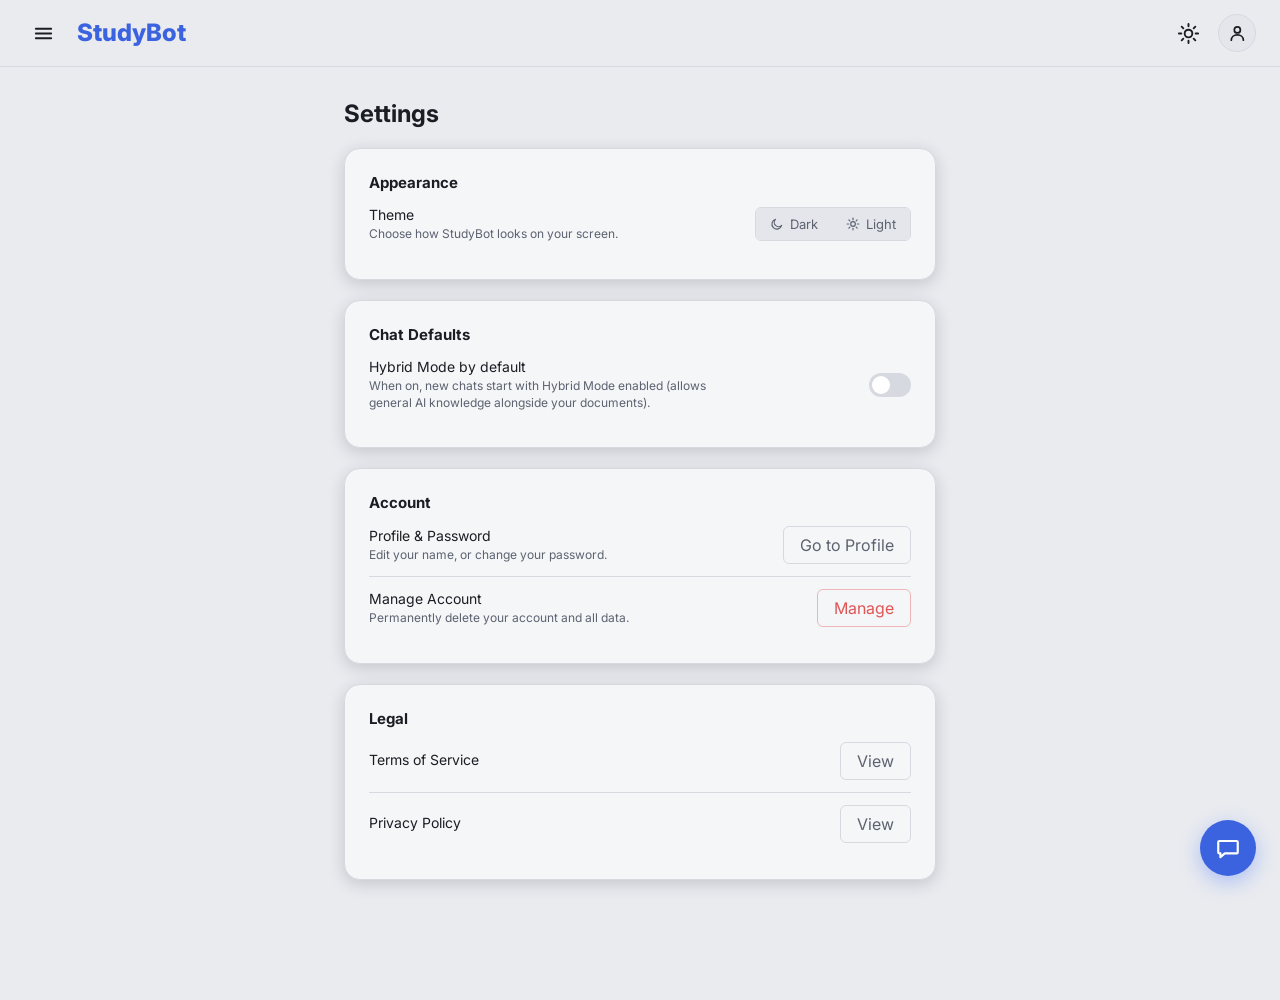
<file: studybot-frontend/settings.html>
<!DOCTYPE html>
<html lang="en">
<head>
  <meta charset="UTF-8" />
  <meta name="viewport" content="width=device-width, initial-scale=1.0" />
  <meta name="robots" content="noindex" />

  <script>
    (function () {
      const saved = localStorage.getItem("studybot-theme");
      const theme = saved || (window.matchMedia("(prefers-color-scheme: light)").matches ? "light" : "dark");
      document.documentElement.setAttribute("data-theme", theme);
    })();
  </script>

  <title>Settings — StudyBot</title>
  <link rel="preconnect" href="https://fonts.googleapis.com" />
  <link rel="preconnect" href="https://fonts.gstatic.com" crossorigin />
  <link href="https://fonts.googleapis.com/css2?family=Inter:wght@400;500;600;700&display=swap" rel="stylesheet" />
  <link rel="stylesheet" href="css/base.css" />
  <link rel="stylesheet" href="css/components.css" />
  <link rel="stylesheet" href="css/profile.css" />
  <link rel="stylesheet" href="css/settings.css" />
</head>
<body>

  <!-- ============ SLIDING APP SIDEBAR ============ -->
  <div class="sidebar-overlay" id="sidebarOverlay"></div>
  <aside class="app-sidebar" id="appSidebar">
    <div class="app-sidebar-header">
      <a href="landing.html" class="logo logo-link" aria-label="Go to home page">StudyBot</a>
      <button class="icon-btn tooltip-bottom" id="closeSidebar" data-tooltip="Close sidebar" aria-label="Close sidebar"><svg xmlns="http://www.w3.org/2000/svg" viewBox="0 0 24 24" fill="none" stroke="currentColor" stroke-width="2" stroke-linecap="round" stroke-linejoin="round" aria-hidden="true" focusable="false"><line x1="6" y1="6" x2="18" y2="18"/><line x1="18" y1="6" x2="6" y2="18"/></svg></button>
    </div>
    <nav class="app-sidebar-nav">
      <a href="chat.html" class="sidebar-link"><svg xmlns="http://www.w3.org/2000/svg" viewBox="0 0 24 24" fill="none" stroke="currentColor" stroke-width="2" stroke-linecap="round" stroke-linejoin="round" aria-hidden="true" focusable="false"><path d="M4 5.5h16a1 1 0 0 1 1 1V16a1 1 0 0 1-1 1H9l-4 3.5V17H4a1 1 0 0 1-1-1V6.5a1 1 0 0 1 1-1z"/></svg> Chat</a>
      <a href="documents.html" class="sidebar-link"><svg xmlns="http://www.w3.org/2000/svg" viewBox="0 0 24 24" fill="none" stroke="currentColor" stroke-width="2" stroke-linecap="round" stroke-linejoin="round" aria-hidden="true" focusable="false"><path d="M7 3h7l4 4v14H7z"/><path d="M14 3v4h4"/></svg> Documents</a>
      <a href="profile.html" class="sidebar-link"><svg xmlns="http://www.w3.org/2000/svg" viewBox="0 0 24 24" fill="none" stroke="currentColor" stroke-width="2" stroke-linecap="round" stroke-linejoin="round" aria-hidden="true" focusable="false"><circle cx="12" cy="8" r="3.5"/><path d="M5 20c0-3.6 3.1-6.2 7-6.2s7 2.6 7 6.2"/></svg> Profile</a>
      <a href="settings.html" class="sidebar-link active"><svg xmlns="http://www.w3.org/2000/svg" viewBox="0 0 24 24" fill="none" stroke="currentColor" stroke-width="2" stroke-linecap="round" stroke-linejoin="round" aria-hidden="true" focusable="false"><line x1="4" y1="6" x2="20" y2="6"/><circle cx="9" cy="6" r="1.6" fill="currentColor" stroke="none"/><line x1="4" y1="12" x2="20" y2="12"/><circle cx="15" cy="12" r="1.6" fill="currentColor" stroke="none"/><line x1="4" y1="18" x2="20" y2="18"/><circle cx="11" cy="18" r="1.6" fill="currentColor" stroke="none"/></svg> Settings</a>
    </nav>
    <div class="app-sidebar-footer">
      <button class="sidebar-link logout-link" id="sidebarLogoutBtn"><svg xmlns="http://www.w3.org/2000/svg" viewBox="0 0 24 24" fill="none" stroke="currentColor" stroke-width="2" stroke-linecap="round" stroke-linejoin="round" aria-hidden="true" focusable="false"><path d="M9 4H6a1.5 1.5 0 0 0-1.5 1.5v13A1.5 1.5 0 0 0 6 20h3"/><path d="M14 16l4-4-4-4"/><line x1="18" y1="12" x2="9" y2="12"/></svg> Logout</button>
    </div>
  </aside>

  <!-- ============ TOP NAVBAR ============ -->
  <header class="topnav">
    <div class="topnav-left">
      <button class="icon-btn tooltip-bottom" id="openSidebar" data-tooltip="Open sidebar" aria-label="Open sidebar"><svg xmlns="http://www.w3.org/2000/svg" viewBox="0 0 24 24" fill="none" stroke="currentColor" stroke-width="2" stroke-linecap="round" stroke-linejoin="round" aria-hidden="true" focusable="false"><line x1="4" y1="7" x2="20" y2="7"/><line x1="4" y1="12" x2="20" y2="12"/><line x1="4" y1="17" x2="20" y2="17"/></svg></button>
      <a href="landing.html" class="logo logo-link" aria-label="Go to home page">StudyBot</a>
    </div>
    <div class="topnav-right">
      <button class="icon-btn tooltip-bottom" id="themeToggle" data-tooltip="Toggle theme" aria-label="Toggle light/dark theme" aria-pressed="false"><svg xmlns="http://www.w3.org/2000/svg" viewBox="0 0 24 24" fill="none" stroke="currentColor" stroke-width="2" stroke-linecap="round" stroke-linejoin="round" aria-hidden="true" focusable="false"><path d="M20 14.5A8.5 8.5 0 1 1 9.5 4a6.5 6.5 0 0 0 10.5 10.5z"/></svg></button>
      <div class="profile-menu-wrapper">
        <button class="profile-icon-btn tooltip-bottom" id="profileIconBtn" data-tooltip="Profile menu" aria-label="Open profile menu"><svg xmlns="http://www.w3.org/2000/svg" viewBox="0 0 24 24" fill="none" stroke="currentColor" stroke-width="2" stroke-linecap="round" stroke-linejoin="round" aria-hidden="true" focusable="false"><circle cx="12" cy="8" r="3.5"/><path d="M5 20c0-3.6 3.1-6.2 7-6.2s7 2.6 7 6.2"/></svg></button>
        <div class="profile-dropdown hidden" id="profileDropdown">
          <a href="profile.html">View Profile</a>
          <button id="logoutBtn">Logout</button>
        </div>
      </div>
    </div>
  </header>

  <main class="settings-page">
    <h1>Settings</h1>

    <!-- ============ APPEARANCE ============ -->
    <section class="settings-card">
      <h2>Appearance</h2>
      <div class="settings-row">
        <div>
          <div class="settings-row-title">Theme</div>
          <div class="settings-row-desc">Choose how StudyBot looks on your screen.</div>
        </div>
        <div class="theme-switch-group">
          <button class="theme-option" id="themeOptionDark" data-theme-option="dark"><svg xmlns="http://www.w3.org/2000/svg" viewBox="0 0 24 24" fill="none" stroke="currentColor" stroke-width="2" stroke-linecap="round" stroke-linejoin="round" aria-hidden="true" focusable="false"><path d="M20 14.5A8.5 8.5 0 1 1 9.5 4a6.5 6.5 0 0 0 10.5 10.5z"/></svg> Dark</button>
          <button class="theme-option" id="themeOptionLight" data-theme-option="light"><svg xmlns="http://www.w3.org/2000/svg" viewBox="0 0 24 24" fill="none" stroke="currentColor" stroke-width="2" stroke-linecap="round" stroke-linejoin="round" aria-hidden="true" focusable="false"><circle cx="12" cy="12" r="4"/><line x1="12" y1="2" x2="12" y2="4.5"/><line x1="12" y1="19.5" x2="12" y2="22"/><line x1="2" y1="12" x2="4.5" y2="12"/><line x1="19.5" y1="12" x2="22" y2="12"/><line x1="4.9" y1="4.9" x2="6.6" y2="6.6"/><line x1="17.4" y1="17.4" x2="19.1" y2="19.1"/><line x1="4.9" y1="19.1" x2="6.6" y2="17.4"/><line x1="17.4" y1="6.6" x2="19.1" y2="4.9"/></svg> Light</button>
        </div>
      </div>
    </section>

    <!-- ============ CHAT DEFAULTS ============ -->
    <section class="settings-card">
      <h2>Chat Defaults</h2>
      <div class="settings-row">
        <div>
          <div class="settings-row-title">Hybrid Mode by default</div>
          <div class="settings-row-desc">When on, new chats start with Hybrid Mode enabled (allows general AI knowledge alongside your documents).</div>
        </div>
        <label class="switch">
          <input type="checkbox" id="hybridDefaultToggle" />
          <span class="switch-slider"></span>
        </label>
      </div>
    </section>

    <!-- ============ ACCOUNT ============ -->
    <section class="settings-card">
      <h2>Account</h2>
      <div class="settings-row">
        <div>
          <div class="settings-row-title">Profile &amp; Password</div>
          <div class="settings-row-desc">Edit your name, or change your password.</div>
        </div>
        <a href="profile.html" class="btn-ghost">Go to Profile</a>
      </div>
      <div class="settings-row">
        <div>
          <div class="settings-row-title">Manage Account</div>
          <div class="settings-row-desc">Permanently delete your account and all data.</div>
        </div>
        <a href="profile.html#danger-zone" class="btn-ghost danger-link">Manage</a>
      </div>
    </section>

    <!-- ============ LEGAL ============ -->
    <section class="settings-card">
      <h2>Legal</h2>
      <div class="settings-row">
        <div>
          <div class="settings-row-title">Terms of Service</div>
        </div>
        <a href="terms.html" class="btn-ghost">View</a>
      </div>
      <div class="settings-row">
        <div>
          <div class="settings-row-title">Privacy Policy</div>
        </div>
        <a href="privacy.html" class="btn-ghost">View</a>
      </div>
    </section>
  </main>

  <!-- ============ FLOATING CHAT BUTTON ============ -->
  <a href="chat.html" class="fab-chat-btn" aria-label="Go to chat"><svg xmlns="http://www.w3.org/2000/svg" viewBox="0 0 24 24" fill="none" stroke="currentColor" stroke-width="2" stroke-linecap="round" stroke-linejoin="round" aria-hidden="true" focusable="false"><path d="M4 5.5h16a1 1 0 0 1 1 1V16a1 1 0 0 1-1 1H9l-4 3.5V17H4a1 1 0 0 1-1-1V6.5a1 1 0 0 1 1-1z"/></svg></a>

  <script src="js/config.js"></script>
  <script src="js/icons.js"></script>
  <script src="js/theme.js"></script>
  <script src="js/api.js"></script>
  <script src="js/settings.js"></script>
</body>
</html>
</file>
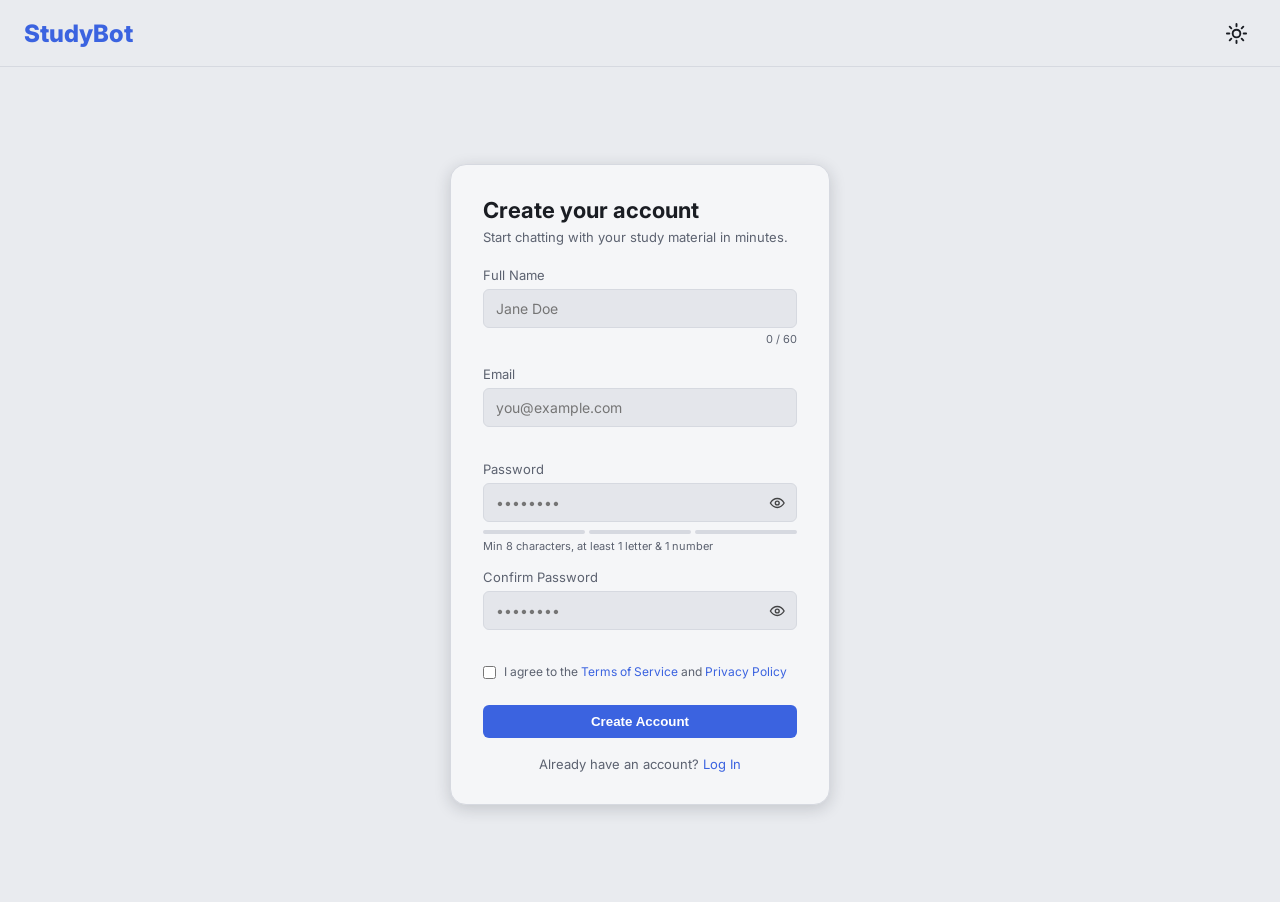
<file: studybot-frontend/signup.html>
<!DOCTYPE html>
<html lang="en">
<head>
  <meta charset="UTF-8" />
  <meta name="viewport" content="width=device-width, initial-scale=1.0" />
  <meta name="robots" content="noindex" />

  <!-- Set theme BEFORE stylesheets load, to avoid a flash of the wrong theme -->
  <script>
    (function () {
      const saved = localStorage.getItem("studybot-theme");
      const theme = saved || (window.matchMedia("(prefers-color-scheme: light)").matches ? "light" : "dark");
      document.documentElement.setAttribute("data-theme", theme);
    })();
  </script>

  <title>Sign Up — StudyBot</title>
  <link rel="preconnect" href="https://fonts.googleapis.com" />
  <link rel="preconnect" href="https://fonts.gstatic.com" crossorigin />
  <link href="https://fonts.googleapis.com/css2?family=Inter:wght@400;500;600;700&display=swap" rel="stylesheet" />
  <link rel="stylesheet" href="css/base.css" />
  <link rel="stylesheet" href="css/components.css" />
  <link rel="stylesheet" href="css/auth.css" />
</head>
<body>

  <header class="topnav">
    <div class="topnav-left">
      <a href="landing.html" class="logo">StudyBot</a>
    </div>
    <div class="topnav-right">
      <button class="icon-btn tooltip-bottom" id="themeToggle" data-tooltip="Toggle theme" aria-label="Toggle light/dark theme" aria-pressed="false"><svg xmlns="http://www.w3.org/2000/svg" viewBox="0 0 24 24" fill="none" stroke="currentColor" stroke-width="2" stroke-linecap="round" stroke-linejoin="round" aria-hidden="true" focusable="false"><path d="M20 14.5A8.5 8.5 0 1 1 9.5 4a6.5 6.5 0 0 0 10.5 10.5z"/></svg></button>
    </div>
  </header>

  <div class="auth-wrapper">
    <div class="auth-card">
      <h1>Create your account</h1>
      <p class="auth-subtitle">Start chatting with your study material in minutes.</p>

      <div class="form-error hidden" id="signupError" role="alert"></div>

      <form id="signupForm" novalidate>
        <div class="field-group">
          <label for="fullName">Full Name</label>
          <input
            type="text"
            id="fullName"
            name="fullName"
            placeholder="Jane Doe"
            minlength="3"
            maxlength="60"
            required
            aria-describedby="fullNameError fullNameCount"
          />
          <div class="field-meta">
            <span class="field-error" id="fullNameError"></span>
            <span class="char-count" id="fullNameCount">0 / 60</span>
          </div>
        </div>

        <div class="field-group">
          <label for="signupEmail">Email</label>
          <input
            type="email"
            id="signupEmail"
            name="email"
            placeholder="you@example.com"
            required
            aria-describedby="signupEmailError"
          />
          <span class="field-error" id="signupEmailError"></span>
        </div>

        <div class="field-group">
          <label for="signupPassword">Password</label>
          <div class="password-field">
            <input
              type="password"
              id="signupPassword"
              name="password"
              placeholder="••••••••"
              required
              aria-describedby="passwordStrengthText"
            />
            <button type="button" class="password-toggle" id="toggleSignupPassword" aria-label="Show password"><svg xmlns="http://www.w3.org/2000/svg" viewBox="0 0 24 24" fill="none" stroke="currentColor" stroke-width="2" stroke-linecap="round" stroke-linejoin="round" aria-hidden="true" focusable="false"><path d="M2 12s3.8-6.5 10-6.5S22 12 22 12s-3.8 6.5-10 6.5S2 12 2 12z"/><circle cx="12" cy="12" r="2.8"/></svg></button>
          </div>
          <div class="password-strength" id="passwordStrength">
            <div class="strength-bars">
              <span class="bar" data-bar="1"></span>
              <span class="bar" data-bar="2"></span>
              <span class="bar" data-bar="3"></span>
            </div>
            <span class="strength-text" id="passwordStrengthText">Min 8 characters, at least 1 letter &amp; 1 number</span>
          </div>
        </div>

        <div class="field-group">
          <label for="confirmPassword">Confirm Password</label>
          <div class="password-field">
            <input
              type="password"
              id="confirmPassword"
              name="confirmPassword"
              placeholder="••••••••"
              required
              aria-describedby="confirmPasswordError"
            />
            <button type="button" class="password-toggle" id="toggleConfirmPassword" aria-label="Show password"><svg xmlns="http://www.w3.org/2000/svg" viewBox="0 0 24 24" fill="none" stroke="currentColor" stroke-width="2" stroke-linecap="round" stroke-linejoin="round" aria-hidden="true" focusable="false"><path d="M2 12s3.8-6.5 10-6.5S22 12 22 12s-3.8 6.5-10 6.5S2 12 2 12z"/><circle cx="12" cy="12" r="2.8"/></svg></button>
          </div>
          <span class="field-error" id="confirmPasswordError"></span>
        </div>

        <label class="checkbox-row">
          <input type="checkbox" id="agreeTerms" required />
          <span>I agree to the <a href="terms.html" target="_blank">Terms of Service</a> and <a href="privacy.html" target="_blank">Privacy Policy</a></span>
        </label>

        <button type="submit" class="btn-primary full-width" id="signupSubmitBtn">Create Account</button>
      </form>

      <p class="auth-switch">
        Already have an account? <a href="login.html">Log In</a>
      </p>
    </div>
  </div>

  <script src="js/config.js"></script>
  <script src="js/icons.js"></script>
  <script src="js/theme.js"></script>
  <script src="js/api.js"></script>
  <script src="js/auth.js"></script>
</body>
</html>
</file>
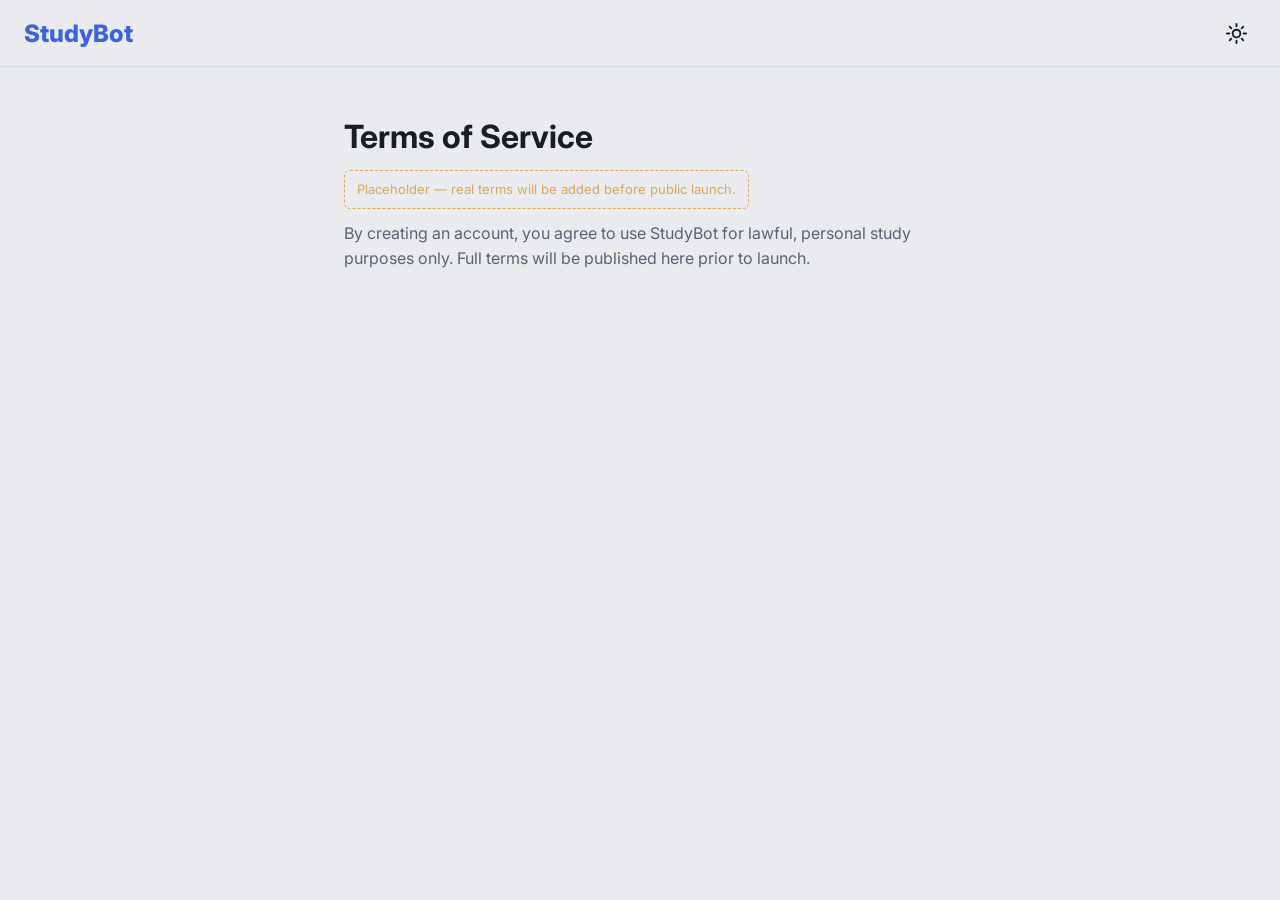
<file: studybot-frontend/terms.html>
<!DOCTYPE html>
<html lang="en">
<head>
  <meta charset="UTF-8" />
  <meta name="viewport" content="width=device-width, initial-scale=1.0" />
  <meta name="robots" content="noindex" />
  <script>
    (function () {
      const saved = localStorage.getItem("studybot-theme");
      const theme = saved || (window.matchMedia("(prefers-color-scheme: light)").matches ? "light" : "dark");
      document.documentElement.setAttribute("data-theme", theme);
    })();
  </script>
  <title>Terms of Service — StudyBot</title>
  <link rel="preconnect" href="https://fonts.googleapis.com" />
  <link rel="preconnect" href="https://fonts.gstatic.com" crossorigin />
  <link href="https://fonts.googleapis.com/css2?family=Inter:wght@400;500;600;700&display=swap" rel="stylesheet" />
  <link rel="stylesheet" href="css/base.css" />
  <link rel="stylesheet" href="css/components.css" />
  <link rel="stylesheet" href="css/legal.css" />
</head>
<body>
  <header class="topnav">
    <div class="topnav-left">
      <a href="landing.html" class="logo">StudyBot</a>
    </div>
    <div class="topnav-right">
      <button class="icon-btn tooltip-bottom" id="themeToggle" data-tooltip="Toggle theme" aria-label="Toggle light/dark theme" aria-pressed="false"><svg xmlns="http://www.w3.org/2000/svg" viewBox="0 0 24 24" fill="none" stroke="currentColor" stroke-width="2" stroke-linecap="round" stroke-linejoin="round" aria-hidden="true" focusable="false"><path d="M20 14.5A8.5 8.5 0 1 1 9.5 4a6.5 6.5 0 0 0 10.5 10.5z"/></svg></button>
    </div>
  </header>

  <main class="legal-page">
    <h1>Terms of Service</h1>
    <p class="legal-placeholder-note">Placeholder — real terms will be added before public launch.</p>
    <p>By creating an account, you agree to use StudyBot for lawful, personal study purposes only. Full terms will be published here prior to launch.</p>
  </main>

  <script src="js/config.js"></script>
  <script src="js/icons.js"></script>
  <script src="js/theme.js"></script>
</body>
</html>
</file>
<file: studybot-frontend/css/base.css>
:root {
  --color-bg: #0f1115;
  --color-surface: #171a21;
  --color-surface-alt: #1f232c;
  --color-border: #2a2f3a;
  --color-text: #e8eaed;
  --color-text-dim: #9aa0ab;
  --color-primary: #4f7cff;
  --color-primary-hover: #6f93ff;

  --shadow-card: 0 4px 16px rgba(0, 0, 0, 0.35);
  --shadow-hero: 0 20px 50px rgba(0, 0, 0, 0.4);

  --radius-sm: 6px;
  --radius-md: 10px;
  --radius-lg: 16px;

  --topnav-height: 67px;

  --font-main: "Inter", system-ui, sans-serif;
}

/* ===== Light theme overrides ===== */
[data-theme="light"] {
  --color-bg: #e9ebef;
  --color-surface: #f5f6f8;
  --color-surface-alt: #e4e6eb;
  --color-border: #d6d9e0;
  --color-text: #1a1d23;
  --color-text-dim: #5c6270;
  --color-primary: #3b63e0;
  --color-primary-hover: #2c4fc4;

  --shadow-card: 0 4px 16px rgba(30, 34, 44, 0.18);
--shadow-hero: 0 20px 50px rgba(30, 34, 44, 0.22);
}

* {
  box-sizing: border-box;
  margin: 0;
  padding: 0;
}

body {
  font-family: var(--font-main);
  background: var(--color-bg);
  color: var(--color-text);
  transition: background-color 0.2s ease, color 0.2s ease;
}

html {
  scroll-padding-top: calc(var(--topnav-height) + 16px);
}

.inline-feedback {
  margin-top: 10px;
  padding: 10px 12px;
  border-radius: var(--radius-sm);
  font-size: 13px;
  border: 1px solid var(--color-border);
  background: var(--color-surface-alt);
  color: var(--color-text);
}

.inline-feedback.success {
  border-color: rgba(76, 175, 80, 0.35);
  background: rgba(76, 175, 80, 0.12);
  color: #2f7d32;
}

.inline-feedback.error {
  border-color: rgba(224, 85, 85, 0.35);
  background: rgba(224, 85, 85, 0.12);
  color: #c64545;
}

a {
  color: inherit;
  text-decoration: none;
}

.hidden {
  display: none !important;
}

/* Visible focus ring for keyboard users, without adding an outline on mouse clicks */
:focus-visible {
  outline: 2px solid var(--color-primary);
  outline-offset: 2px;
  border-radius: var(--radius-sm);
}
</file>
<file: studybot-frontend/css/components.css>
/* ===== Logo & generic buttons ===== */
.logo {
  font-size: 24px;
  font-weight: 800;
  color: var(--color-primary);
}

.logo-link {
  background: none;
  border: none;
  padding: 0;
  cursor: pointer;
  text-decoration: none;
  display: inline-flex;
  align-items: center;
  line-height: 1;
}

.icon-btn {
  position: relative;
  background: none;
  border: none;
  color: var(--color-text);
  font-size: 20px;
  cursor: pointer;
  padding: 4px 8px;
  border-radius: var(--radius-sm);
  display: inline-flex;
  align-items: center;
  justify-content: center;
}

/* Icons drawn via icons.js inherit sizing from the button's font-size, so
   swapping an icon never requires a separate width/height rule per button. */
.icon-btn svg,
.profile-icon-btn svg,
.icon-action-btn svg {
  width: 1.15em;
  height: 1.15em;
  display: block;
}

/* ===== Reusable hover/focus tooltip (place above or below the trigger) =====
   Add data-tooltip="label" plus one of these two classes to any element that
   already has position: relative (icon-btn, profile-icon-btn, icon-action-btn
   all do). Use .tooltip-top for controls near the bottom of the viewport
   (nothing below them to show a tooltip under) and .tooltip-bottom for
   controls near the top (the topnav). */
.tooltip-top[data-tooltip]::after,
.tooltip-bottom[data-tooltip]::after {
  content: attr(data-tooltip);
  position: absolute;
  left: 50%;
  transform: translateX(-50%);
  background: var(--color-surface);
  border: 1px solid var(--color-border);
  color: var(--color-text);
  font-size: 11px;
  padding: 5px 9px;
  border-radius: var(--radius-sm);
  white-space: nowrap;
  box-shadow: var(--shadow-card);
  opacity: 0;
  visibility: hidden;
  transition: opacity 0.12s ease;
  pointer-events: none;
  z-index: 70;
}

.tooltip-top[data-tooltip]::after {
  bottom: calc(100% + 8px);
}

.tooltip-bottom[data-tooltip]::after {
  top: calc(100% + 8px);
}

.tooltip-top[data-tooltip]:hover::after,
.tooltip-top[data-tooltip]:focus-visible::after,
.tooltip-bottom[data-tooltip]:hover::after,
.tooltip-bottom[data-tooltip]:focus-visible::after {
  opacity: 1;
  visibility: visible;
}

.icon-btn:hover {
  background: var(--color-surface-alt);
}

.btn-primary {
  background: var(--color-primary);
  color: white;
  border: none;
  border-radius: var(--radius-sm);
  padding: 9px 18px;
  font-weight: 600;
  cursor: pointer;
  display: inline-block;
}

.btn-primary:hover {
  background: var(--color-primary-hover);
}

.btn-ghost {
  background: transparent;
  color: var(--color-text-dim);
  border: 1px solid var(--color-border);
  border-radius: var(--radius-sm);
  padding: 8px 16px;
  cursor: pointer;
  display: inline-block;
}

.btn-ghost:hover {
  color: var(--color-text);
  border-color: var(--color-text-dim);
}

.btn-lg {
  padding: 13px 26px;
  font-size: 15px;
}

/* ===== Top navbar ===== */
.topnav {
  display: flex;
  justify-content: space-between;
  align-items: center;
  padding: 14px 24px;
  border-bottom: 1px solid var(--color-border);
  position: sticky;
  top: 0;
  background: var(--color-bg);
  z-index: 50;
  min-height: var(--topnav-height);
}

.topnav-left {
  display: flex;
  align-items: center;
  gap: 14px;
}

.topnav-right {
  display: flex;
  align-items: center;
  gap: 10px;
}

@media (max-width: 480px) {
  .topnav {
    padding: 12px 16px;
  }
  .logo {
    font-size: 20px;
  }
  .btn-ghost,
  .btn-primary {
    padding: 7px 12px;
    font-size: 13px;
  }
}

/* ===== Profile dropdown ===== */
.profile-menu-wrapper {
  position: relative;
}

.profile-icon-btn {
  position: relative;
  background: var(--color-surface-alt);
  border: 1px solid var(--color-border);
  color: var(--color-text);
  font-size: 18px;
  width: 38px;
  height: 38px;
  border-radius: 50%;
  cursor: pointer;
  display: inline-flex;
  align-items: center;
  justify-content: center;
}

.profile-dropdown {
  position: absolute;
  right: 0;
  top: 46px;
  background: var(--color-surface);
  border: 1px solid var(--color-border);
  border-radius: var(--radius-md);
  min-width: 160px;
  padding: 6px;
  display: flex;
  flex-direction: column;
  box-shadow: var(--shadow-card);
}

.profile-dropdown a,
.profile-dropdown button {
  background: none;
  border: none;
  text-align: left;
  padding: 9px 10px;
  border-radius: var(--radius-sm);
  color: var(--color-text);
  font-size: 14px;
  cursor: pointer;
  font-family: inherit;
}

.profile-dropdown a:hover,
.profile-dropdown button:hover {
  background: var(--color-surface-alt);
}

/* ===== Sliding sidebar (app shell) ===== */
.app-sidebar {
  position: fixed;
  top: 0;
  left: -280px;
  width: 280px;
  height: 100dvh;
  background: var(--color-surface);
  border-right: 1px solid var(--color-border);
  z-index: 200;
  transition: left 0.2s ease;
  display: flex;
  flex-direction: column;
}

.app-sidebar.open {
  left: 0;
}

.app-sidebar-header {
  display: flex;
  justify-content: space-between;
  align-items: center;
  padding: 16px;
  border-bottom: 1px solid var(--color-border);
}

.app-sidebar-nav {
  display: flex;
  flex-direction: column;
  padding: 10px;
  gap: 2px;
  flex: 1;
}

.app-sidebar-footer {
  padding: 10px;
  border-top: 1px solid var(--color-border);
}

.sidebar-link {
  padding: 10px 12px;
  border-radius: var(--radius-sm);
  color: var(--color-text-dim);
  font-size: 14px;
  background: none;
  border: none;
  text-align: left;
  cursor: pointer;
  font-family: inherit;
  display: flex;
  align-items: center;
  gap: 10px;
  width: 100%;
}

.sidebar-link svg {
  width: 18px;
  height: 18px;
  flex-shrink: 0;
}

.sidebar-link:hover {
  background: var(--color-surface-alt);
  color: var(--color-text);
}

.sidebar-link.active {
  background: var(--color-surface-alt);
  color: var(--color-primary);
  font-weight: 600;
}

.logout-link:hover {
  color: #e05555;
}

.sidebar-overlay {
  position: fixed;
  inset: 0;
  background: rgba(0, 0, 0, 0.5);
  z-index: 150;
  display: none;
}

.sidebar-overlay.visible {
  display: block;
}

/* ===== Floating chat button ===== */
.fab-chat-btn {
  position: fixed;
  bottom: 24px;
  right: 24px;
  width: 56px;
  height: 56px;
  background: var(--color-primary);
  color: white;
  border-radius: 50%;
  display: flex;
  align-items: center;
  justify-content: center;
  font-size: 24px;
  box-shadow: 0 6px 20px rgba(79, 124, 255, 0.4);
  z-index: 100;
}

.fab-chat-btn:hover {
  background: var(--color-primary-hover);
}

.fab-chat-btn svg {
  width: 26px;
  height: 26px;
}
</file>
<file: studybot-frontend/css/documents.css>
.documents-page {
  max-width: 780px;
  margin: 0 auto;
  padding: 32px 24px 100px;
}

.documents-header {
  margin-bottom: 24px;
}

.documents-header h1 {
  font-size: 24px;
  margin-bottom: 6px;
}

.documents-header p {
  color: var(--color-text-dim);
  font-size: 13px;
}

.documents-header a {
  color: var(--color-primary);
}

/* ===== Upload zone ===== */
.upload-zone {
  border: 2px dashed var(--color-border);
  border-radius: var(--radius-lg);
  padding: 40px 20px;
  text-align: center;
  cursor: pointer;
  transition: border-color 0.15s ease, background 0.15s ease;
  margin-bottom: 36px;
}

.upload-zone:hover,
.upload-zone.dragover {
  border-color: var(--color-primary);
  background: var(--color-surface-alt);
}

.upload-icon {
  font-size: 32px;
  display: flex;
  justify-content: center;
  margin-bottom: 8px;
  pointer-events: none;
}

.upload-icon svg {
  width: 32px;
  height: 32px;
}

.upload-zone p {
  pointer-events: none;
}

.upload-zone .link {
  color: var(--color-primary);
  text-decoration: underline;
  cursor: pointer;
  pointer-events: auto;
}

.upload-zone .hint {
  font-size: 12px;
  color: var(--color-text-dim);
  margin-top: 4px;
}

.upload-zone.uploading {
  cursor: default;
  opacity: 0.7;
}

.upload-status {
  display: inline-flex;
  align-items: center;
  justify-content: center;
  gap: 6px;
  color: var(--color-text-dim);
  font-size: 14px;
  pointer-events: none;
}

.upload-status svg {
  width: 16px;
  height: 16px;
  flex-shrink: 0;
}

/* ===== Stacked sections ===== */
.doc-section {
  margin-bottom: 36px;
}

.doc-section-title {
  font-size: 15px;
  font-weight: 600;
  margin-bottom: 12px;
  display: flex;
  align-items: center;
  gap: 8px;
  flex-wrap: wrap;
  width: 100%;
}

.section-badge {
  background: var(--color-primary);
  color: white;
  font-size: 11px;
  padding: 1px 8px;
  border-radius: 20px;
  font-weight: 600;
  min-width: 38px;
  text-align: center;
}

.section-badge.full {
  background: #e05555;
}

.btn-sm {
  padding: 6px 10px;
  font-size: 12px;
  border-radius: var(--radius-sm);
}

.bin-header-actions {
  margin-left: auto;
  display: inline-flex;
  align-items: center;
  gap: 10px;
}

.btn-delete-all {
  background: rgba(224, 85, 85, 0.12);
  color: #e05555;
  border-color: rgba(224, 85, 85, 0.35);
}

.btn-delete-all:hover {
  background: rgba(224, 85, 85, 0.18);
  border-color: #e05555;
  color: #e05555;
}

.bin-note {
  color: var(--color-text-dim);
  font-size: 12px;
  margin-bottom: 14px;
  line-height: 1.5;
}

/* ===== File list (shared: active + bin) ===== */
.empty-file-list {
  color: var(--color-text-dim);
  font-size: 13px;
  padding: 20px;
  text-align: center;
  border: 1px dashed var(--color-border);
  border-radius: var(--radius-md);
}

.file-list {
  display: flex;
  flex-direction: column;
  gap: 10px;
}

.file-item {
  display: flex;
  align-items: center;
  justify-content: space-between;
  background: var(--color-surface);
  border: 1px solid var(--color-border);
  border-radius: var(--radius-md);
  padding: 14px 16px;
  box-shadow: var(--shadow-card);
  gap: 10px;
}

.file-item-info {
  display: flex;
  align-items: center;
  gap: 12px;
  min-width: 0;
}

.doc-section-title {
  font-size: 20px;
  flex-shrink: 0;
}

.doc-section-title svg {
  width: 20px;
  height: 20px;
  display: block;
}

.file-item-details {
  min-width: 0;
}

.file-item-name {
  font-size: 14px;
  white-space: nowrap;
  overflow: hidden;
  text-overflow: ellipsis;
}

.file-item-size {
  font-size: 12px;
  color: var(--color-text-dim);
}

.file-item-actions {
  display: flex;
  align-items: center;
  gap: 10px;
  flex-shrink: 0;
}

.status-badge {
  font-size: 11px;
  padding: 4px 9px;
  border-radius: 20px;
  white-space: nowrap;
  display: inline-flex;
  align-items: center;
  gap: 4px;
}

.status-badge svg {
  width: 11px;
  height: 11px;
  flex-shrink: 0;
}

.status-badge.processing {
  background: rgba(224, 168, 85, 0.15);
  color: #e0a855;
}

.status-badge.ready {
  background: rgba(76, 175, 109, 0.15);
  color: #4caf6d;
}

.status-badge.failed {
  background: rgba(224, 85, 85, 0.15);
  color: #e05555;
}

.status-badge.expiry {
  background: rgba(154, 160, 171, 0.15);
  color: var(--color-text-dim);
}

/* ===== Icon action buttons: delete / restore ===== */
.icon-action-sm {
  background: none;
  border: 1px solid var(--color-border);
  border-radius: var(--radius-sm);
  color: var(--color-text-dim);
  cursor: pointer;
  font-size: 14px;
  width: 32px;
  height: 32px;
  display: flex;
  align-items: center;
  justify-content: center;
  flex-shrink: 0;
  transition: background-color 0.15s ease, border-color 0.15s ease, color 0.15s ease, transform 0.15s ease;
}

.icon-action-sm svg {
  width: 15px;
  height: 15px;
}

.icon-action-sm:hover {
  background: var(--color-surface-alt);
  border-color: var(--color-text-dim);
  color: var(--color-text);
  transform: translateY(-1px);
}

.delete-btn:hover {
  border-color: #e05555;
  color: #e05555;
  background: rgba(224, 85, 85, 0.08);
}

.restore-btn:hover {
  border-color: #4caf6d;
  color: #4caf6d;
  background: rgba(76, 175, 109, 0.08);
}

.file-item-name-bin {
  display: flex;
  align-items: baseline;
  gap: 8px;
}

.bin-index {
  color: var(--color-text-dim);
  font-weight: 600;
  flex-shrink: 0;
}

.bin-file-name {
  font-weight: 600;
}

.bin-row {
  display: flex;
  align-items: center;
  gap: 14px;
  flex: 1;
  min-width: 0;
}

.bin-row-index {
  width: 42px;
  height: 42px;
  border-radius: 12px;
  border: 1px solid var(--color-border);
  background: var(--color-surface-alt);
  display: flex;
  align-items: center;
  justify-content: center;
  flex-shrink: 0;
  color: var(--color-text);
  font-weight: 700;
}

.bin-row-content {
  display: flex;
  align-items: center;
  justify-content: space-between;
  gap: 10px;
  flex: 1;
  min-width: 0;
}

.bin-row-meta {
  display: flex;
  align-items: center;
  gap: 12px;
  min-width: 0;
}

.bin-row-actions .delete-btn:hover {
  background: rgba(224, 85, 85, 0.08);
}

/* ===== Upload overflow confirmation modal ===== */
.overflow-modal {
  position: fixed;
  inset: 0;
  background: rgba(0, 0, 0, 0.6);
  display: flex;
  align-items: center;
  justify-content: center;
  padding: 24px;
  z-index: 260;
}

.overflow-modal-card {
  width: 100%;
  max-width: 460px;
  background: var(--color-surface);
  border: 1px solid var(--color-border);
  border-radius: var(--radius-lg);
  padding: 22px;
  box-shadow: var(--shadow-card);
}

.overflow-modal-card h3 {
  font-size: 18px;
  margin-bottom: 10px;
}

.overflow-modal-message {
  color: var(--color-text-dim);
  line-height: 1.6;
  font-size: 14px;
}

.overflow-modal-message strong {
  color: var(--color-text);
}

.overflow-modal-message .deleted-word {
  color: #e05555;
  font-weight: 700;
}

.overflow-modal-upgrade {
  margin-top: 12px;
  font-size: 13px;
  color: var(--color-text-dim);
}

.overflow-modal-upgrade a {
  color: var(--color-primary);
  text-decoration: underline;
}

.overflow-modal-message .file-name {
  font-weight: 700;
}

.overflow-modal-message .alert-word {
  color: #e05555;
  font-weight: 700;
}

.overflow-modal-warning {
  margin-top: 12px;
  color: #e05555;
  line-height: 1.5;
  font-size: 13px;
  font-weight: 600;
}

.overflow-modal-actions {
  display: flex;
  justify-content: flex-end;
  gap: 10px;
  margin-top: 20px;
}

.retry-btn:hover {
  border-color: var(--color-primary);
  color: var(--color-primary);
  background: rgba(79, 124, 255, 0.08);
}
</file>
<file: studybot-frontend/css/auth.css>
.auth-wrapper {
  min-height: calc(100vh - 65px);
  display: flex;
  align-items: center;
  justify-content: center;
  padding: 40px 20px;
}

.auth-card {
  background: var(--color-surface);
  border: 1px solid var(--color-border);
  border-radius: var(--radius-lg);
  padding: 32px;
  width: 100%;
  max-width: 380px;
  box-shadow: var(--shadow-card);
}

.auth-card h1 {
  font-size: 22px;
}

.auth-subtitle {
  color: var(--color-text-dim);
  font-size: 13px;
  margin-top: 6px;
  margin-bottom: 22px;
}

/* ===== Form fields ===== */
.field-group {
  margin-bottom: 16px;
}

.field-group label {
  display: block;
  font-size: 13px;
  color: var(--color-text-dim);
  margin-bottom: 6px;
}

.field-group input[type="text"],
.field-group input[type="email"],
.field-group input[type="password"] {
  width: 100%;
  font-family: inherit;
  color: var(--color-text);
  background: var(--color-surface-alt);
  border: 1px solid var(--color-border);
  border-radius: var(--radius-sm);
  padding: 10px 12px;
  outline: none;
  font-size: 14px;
}

.field-group input:focus {
  border-color: var(--color-primary);
}

.field-group input.invalid {
  border-color: #e05555;
}

.label-row {
  display: flex;
  justify-content: space-between;
  align-items: baseline;
}

.forgot-link {
  font-size: 12px;
  color: var(--color-primary);
}

.field-meta {
  display: flex;
  justify-content: space-between;
  margin-top: 4px;
}

.char-count {
  font-size: 11px;
  color: var(--color-text-dim);
}

.field-error {
  font-size: 12px;
  color: #e05555;
  min-height: 14px;
  display: block;
  margin-top: 4px;
}

/* ===== Password field with show/hide toggle ===== */
.password-field {
  position: relative;
}

.password-field input {
  width: 100%;
  padding-right: 40px;
}

.password-toggle {
  position: absolute;
  right: 8px;
  top: 50%;
  transform: translateY(-50%);
  background: none;
  border: none;
  cursor: pointer;
  font-size: 15px;
  opacity: 0.7;
  padding: 4px;
  display: inline-flex;
  align-items: center;
}

.password-toggle svg {
  width: 1.1em;
  height: 1.1em;
}

.password-toggle:hover {
  opacity: 1;
}

/* ===== Password strength meter ===== */
.password-strength {
  margin-top: 8px;
}

.strength-bars {
  display: flex;
  gap: 4px;
  margin-bottom: 5px;
}

.strength-bars .bar {
  flex: 1;
  height: 4px;
  border-radius: 2px;
  background: var(--color-border);
  transition: background 0.15s ease;
}

.strength-bars.weak .bar[data-bar="1"] {
  background: #e05555;
}

.strength-bars.medium .bar[data-bar="1"],
.strength-bars.medium .bar[data-bar="2"] {
  background: #e0a855;
}

.strength-bars.strong .bar {
  background: #4caf6d;
}

.strength-text {
  font-size: 11px;
  color: var(--color-text-dim);
  display: block;
}

/* ===== Checkbox row (terms agreement) ===== */
.checkbox-row {
  display: flex;
  align-items: flex-start;
  gap: 8px;
  font-size: 12px;
  color: var(--color-text-dim);
  margin-bottom: 20px;
  cursor: pointer;
  line-height: 1.4;
}

.checkbox-row input[type="checkbox"] {
  margin-top: 2px;
}

.checkbox-row a {
  color: var(--color-primary);
}

/* ===== Form-level messages ===== */
.form-error {
  background: rgba(224, 85, 85, 0.12);
  border: 1px solid rgba(224, 85, 85, 0.35);
  color: #e05555;
  border-radius: var(--radius-sm);
  padding: 10px 12px;
  font-size: 13px;
  margin-bottom: 16px;
}

.form-success {
  background: rgba(76, 175, 109, 0.12);
  border: 1px solid rgba(76, 175, 109, 0.35);
  color: #4caf6d;
  border-radius: var(--radius-sm);
  padding: 10px 12px;
  font-size: 13px;
  margin-bottom: 16px;
}

/* ===== Buttons ===== */
.full-width {
  width: 100%;
  margin-top: 4px;
}

.btn-primary:disabled {
  opacity: 0.6;
  cursor: not-allowed;
}

.auth-switch {
  text-align: center;
  font-size: 13px;
  color: var(--color-text-dim);
  margin-top: 18px;
}

.auth-switch a {
  color: var(--color-primary);
}
</file>
<file: studybot-frontend/css/landing.css>
.hero {
  text-align: center;
  padding: 90px 24px 70px;
  max-width: 700px;
  margin: 0 auto;
}

.hero h1 {
  font-size: 40px;
  line-height: 1.2;
  margin-bottom: 16px;
}

.hero-subtitle {
  color: var(--color-text-dim);
  font-size: 16px;
  line-height: 1.5;
  margin-bottom: 30px;
}

.hero-actions {
  display: flex;
  gap: 14px;
  justify-content: center;
}

.btn-primary.is-disabled {
  opacity: 0.6;
  cursor: not-allowed;
  pointer-events: none;
}

.hero-demo-wrapper {
  max-width: 900px;
  margin: 0 auto;
  padding: 0 24px 56px;
}

.hero-demo {
  background: var(--color-surface);
  border: 1px solid var(--color-border);
  border-radius: var(--radius-lg);
  box-shadow: var(--shadow-card);
  overflow: hidden;
}

.hero-demo-header {
  display: flex;
  align-items: center;
  gap: 8px;
  padding: 12px 14px;
  border-bottom: 1px solid var(--color-border);
  background: var(--color-surface-alt);
}

.hero-demo-dot {
  width: 8px;
  height: 8px;
  border-radius: 50%;
  background: #6f7785;
}

.hero-demo-title {
  margin-left: 4px;
  font-size: 12px;
  color: var(--color-text-dim);
}

.hero-demo-body {
  display: flex;
  flex-direction: column;
  gap: 12px;
  padding: 16px;
}

.demo-message {
  max-width: 88%;
  border: 1px solid var(--color-border);
  border-radius: 12px;
  padding: 10px 12px;
}

.demo-message p {
  line-height: 1.45;
}

.demo-message.user {
  align-self: flex-end;
  background: rgba(79, 124, 255, 0.18);
  border-color: rgba(79, 124, 255, 0.35);
}

.demo-message.bot {
  align-self: flex-start;
  background: var(--color-surface-alt);
}

.source-tag {
  display: inline-flex;
  align-items: center;
  gap: 4px;
  margin-top: 8px;
  font-size: 12px;
  color: var(--color-text-dim);
}

.source-tag svg {
  width: 13px;
  height: 13px;
  flex-shrink: 0;
}

.features {
  display: grid;
  grid-template-columns: repeat(3, 1fr);
  gap: 20px;
  max-width: 960px;
  margin: 0 auto;
  padding: 0 24px 70px;
  scroll-margin-top: calc(var(--topnav-height) + 16px);
}

.feature-card {
  background: var(--color-surface);
  border: 1px solid var(--color-border);
  border-radius: var(--radius-lg);
  padding: 26px 20px;
  text-align: center;
  box-shadow: var(--shadow-card);
}

.feature-icon {
  font-size: 28px;
  display: flex;
  justify-content: center;
  margin-bottom: 10px;
}

.feature-icon svg {
  width: 28px;
  height: 28px;
}

.feature-card h3 {
  margin-bottom: 8px;
  font-size: 16px;
}

.feature-card p {
  color: var(--color-text-dim);
  font-size: 14px;
  line-height: 1.5;
}

.about {
  max-width: 700px;
  margin: 0 auto;
  padding: 0 24px 100px;
  text-align: center;
}

.about h2 {
  margin-bottom: 14px;
  font-size: 24px;
}

.about p {
  color: var(--color-text-dim);
  line-height: 1.6;
}

@media (max-width: 720px) {
  .hero {
    padding-top: 68px;
  }

  .hero-actions {
    flex-direction: column;
    align-items: stretch;
  }

  .hero-actions .btn-lg {
    width: 100%;
    text-align: center;
  }

  .demo-message {
    max-width: 100%;
  }

  .features {
    grid-template-columns: 1fr;
  }

  .hero h1 {
    font-size: 30px;
  }
}

/* ===== Footer ===== */
.site-footer {
  text-align: center;
  padding: 40px 24px 90px;
  border-top: 1px solid var(--color-border);
  color: var(--color-text-dim);
  font-size: 13px;
}

.site-footer .logo {
  display: block;
  margin-bottom: 8px;
}

.footer-links {
  display: flex;
  justify-content: center;
  gap: 18px;
  margin: 14px 0;
}

.footer-links a:hover {
  color: var(--color-text);
}

.footer-copy {
  margin-top: 10px;
  font-size: 12px;
  opacity: 0.7;
}
</file>
<file: studybot-frontend/css/legal.css>
.legal-page {
  max-width: 640px;
  margin: 0 auto;
  padding: 50px 24px 100px;
}

.legal-page h1 {
  margin-bottom: 14px;
}

.legal-page p {
  color: var(--color-text-dim);
  line-height: 1.6;
  margin-bottom: 12px;
}

.legal-placeholder-note {
  color: #e0a855 !important;
  font-size: 13px;
  border: 1px dashed #e0a855;
  border-radius: var(--radius-sm);
  padding: 8px 12px;
  display: inline-block;
}
</file>
<file: studybot-frontend/css/profile.css>
.profile-page {
  max-width: 640px;
  margin: 0 auto;
  padding: 32px 24px 100px;
  display: flex;
  flex-direction: column;
  gap: 24px;
}

/* ===== Profile card ===== */
.profile-card {
  background: var(--color-surface);
  border: 1px solid var(--color-border);
  border-radius: var(--radius-lg);
  padding: 28px;
  box-shadow: var(--shadow-card);
  display: flex;
  align-items: flex-start;
  gap: 20px;
  flex-wrap: wrap;
}

.profile-avatar {
  width: 64px;
  height: 64px;
  border-radius: 50%;
  background: var(--color-primary);
  color: white;
  display: flex;
  align-items: center;
  justify-content: center;
  font-size: 22px;
  font-weight: 700;
  flex-shrink: 0;
}

.profile-info {
  flex: 1;
  min-width: 200px;
  display: flex;
  flex-direction: column;
  gap: 14px;
}

.profile-info .field-group {
  margin-bottom: 0;
}

.profile-info input:disabled {
  opacity: 0.75;
  cursor: default;
  background: var(--color-surface);
  border-color: transparent;
  padding-left: 0;
}

.locked-note {
  display: inline-flex;
  align-items: center;
  gap: 3px;
  font-size: 11px;
  color: var(--color-text-dim);
  font-weight: 400;
  margin-left: 4px;
}

.locked-note svg {
  width: 12px;
  height: 12px;
  flex-shrink: 0;
}

.profile-card-actions {
  display: flex;
  gap: 8px;
  flex-shrink: 0;
}

/* ===== Stats card ===== */
.stats-card {
  background: var(--color-surface);
  border: 1px solid var(--color-border);
  border-radius: var(--radius-lg);
  padding: 20px;
  box-shadow: var(--shadow-card);
  display: grid;
  grid-template-columns: repeat(3, 1fr);
  gap: 10px;
  text-align: center;
}

.stat-item {
  display: flex;
  flex-direction: column;
  gap: 4px;
}

.stat-value {
  font-size: 22px;
  font-weight: 700;
  color: var(--color-primary);
}

.stat-label {
  font-size: 12px;
  color: var(--color-text-dim);
}

/* ===== Settings card (change password) ===== */
.settings-card {
  background: var(--color-surface);
  border: 1px solid var(--color-border);
  border-radius: var(--radius-lg);
  padding: 24px;
  box-shadow: var(--shadow-card);
}

.settings-card h2 {
  font-size: 16px;
  margin-bottom: 16px;
}

.settings-card .btn-primary {
  margin-top: 4px;
}

/* ===== Danger zone ===== */
.danger-zone {
  border: 1px solid rgba(224, 85, 85, 0.4);
  border-radius: var(--radius-lg);
  padding: 24px;
  background: rgba(224, 85, 85, 0.05);
}

.danger-zone h2 {
  font-size: 16px;
  color: #e05555;
  margin-bottom: 8px;
}

.danger-zone p {
  color: var(--color-text-dim);
  font-size: 13px;
  margin-bottom: 16px;
  line-height: 1.5;
}

.btn-danger {
  background: #e05555;
  color: white;
  border: none;
  border-radius: var(--radius-sm);
  padding: 9px 18px;
  font-weight: 600;
  cursor: pointer;
  font-family: inherit;
}

.btn-danger:hover {
  background: #c94545;
}

.btn-danger:disabled {
  opacity: 0.5;
  cursor: not-allowed;
}

/* ===== Delete account modal ===== */
.modal-overlay {
  position: fixed;
  inset: 0;
  background: rgba(0, 0, 0, 0.55);
  display: flex;
  align-items: center;
  justify-content: center;
  z-index: 300;
  padding: 20px;
}

.modal-card {
  background: var(--color-surface);
  border: 1px solid var(--color-border);
  border-radius: var(--radius-lg);
  padding: 28px;
  max-width: 400px;
  width: 100%;
  box-shadow: var(--shadow-hero);
}

.modal-card h2 {
  font-size: 18px;
  margin-bottom: 10px;
}

.modal-card p {
  color: var(--color-text-dim);
  font-size: 13px;
  line-height: 1.5;
  margin-bottom: 10px;
}

.modal-confirm-instruction {
  color: var(--color-text) !important;
}

.modal-card input {
  width: 100%;
  font-family: inherit;
  color: var(--color-text);
  background: var(--color-surface-alt);
  border: 1px solid var(--color-border);
  border-radius: var(--radius-sm);
  padding: 10px 12px;
  outline: none;
  font-size: 14px;
  margin-bottom: 18px;
}

.modal-card input:focus {
  border-color: var(--color-primary);
}

.modal-card .field-error {
  display: none;
  min-height: 0;
  margin-top: 8px;
}

.modal-card .field-error:not(:empty) {
  display: block;
}

.modal-actions {
  display: flex;
  justify-content: flex-end;
  gap: 10px;
}

@media (max-width: 480px) {
  .profile-card {
    flex-direction: column;
    align-items: center;
    text-align: center;
  }
  .profile-card-actions {
    width: 100%;
    justify-content: center;
  }
}
</file>
<file: studybot-frontend/css/settings.css>
.settings-page {
  max-width: 640px;
  margin: 0 auto;
  padding: 32px 24px 100px;
}

.settings-page h1 {
  font-size: 24px;
  margin-bottom: 20px;
}

.settings-page .settings-card {
  margin-bottom: 20px;
}

.settings-page .settings-card h2 {
  font-size: 15px;
  margin-bottom: 14px;
}

.settings-row {
  display: flex;
  justify-content: space-between;
  align-items: center;
  gap: 16px;
  padding: 12px 0;
  border-top: 1px solid var(--color-border);
}

.settings-row:first-of-type {
  border-top: none;
  padding-top: 0;
}

.settings-row-title {
  font-size: 14px;
  margin-bottom: 3px;
}

.settings-row-desc {
  font-size: 12px;
  color: var(--color-text-dim);
  line-height: 1.4;
  max-width: 340px;
}

.danger-link {
  border-color: rgba(224, 85, 85, 0.4);
  color: #e05555;
}

.danger-link:hover {
  border-color: #e05555;
  background: rgba(224, 85, 85, 0.08);
}

/* ===== Theme switch (segmented control) ===== */
.theme-switch-group {
  display: flex;
  border: 1px solid var(--color-border);
  border-radius: var(--radius-sm);
  overflow: hidden;
  flex-shrink: 0;
}

.theme-option {
  background: var(--color-surface-alt);
  border: none;
  color: var(--color-text-dim);
  font-family: inherit;
  font-size: 13px;
  padding: 8px 14px;
  cursor: pointer;
  display: inline-flex;
  align-items: center;
  gap: 6px;
}

.theme-option svg {
  width: 14px;
  height: 14px;
  flex-shrink: 0;
}

.theme-option.active {
  background: var(--color-primary);
  color: white;
}

/* ===== Toggle switch ===== */
.switch {
  position: relative;
  display: inline-block;
  width: 42px;
  height: 24px;
  flex-shrink: 0;
}

.switch input {
  opacity: 0;
  width: 0;
  height: 0;
}

.switch-slider {
  position: absolute;
  inset: 0;
  background: var(--color-border);
  border-radius: 24px;
  cursor: pointer;
  transition: background 0.15s ease;
}

.switch-slider::before {
  content: "";
  position: absolute;
  height: 18px;
  width: 18px;
  left: 3px;
  top: 3px;
  background: white;
  border-radius: 50%;
  transition: transform 0.15s ease;
}

.switch input:checked + .switch-slider {
  background: var(--color-primary);
}

.switch input:checked + .switch-slider::before {
  transform: translateX(18px);
}

.switch input:focus-visible + .switch-slider {
  outline: 2px solid var(--color-primary);
  outline-offset: 2px;
}
</file>
